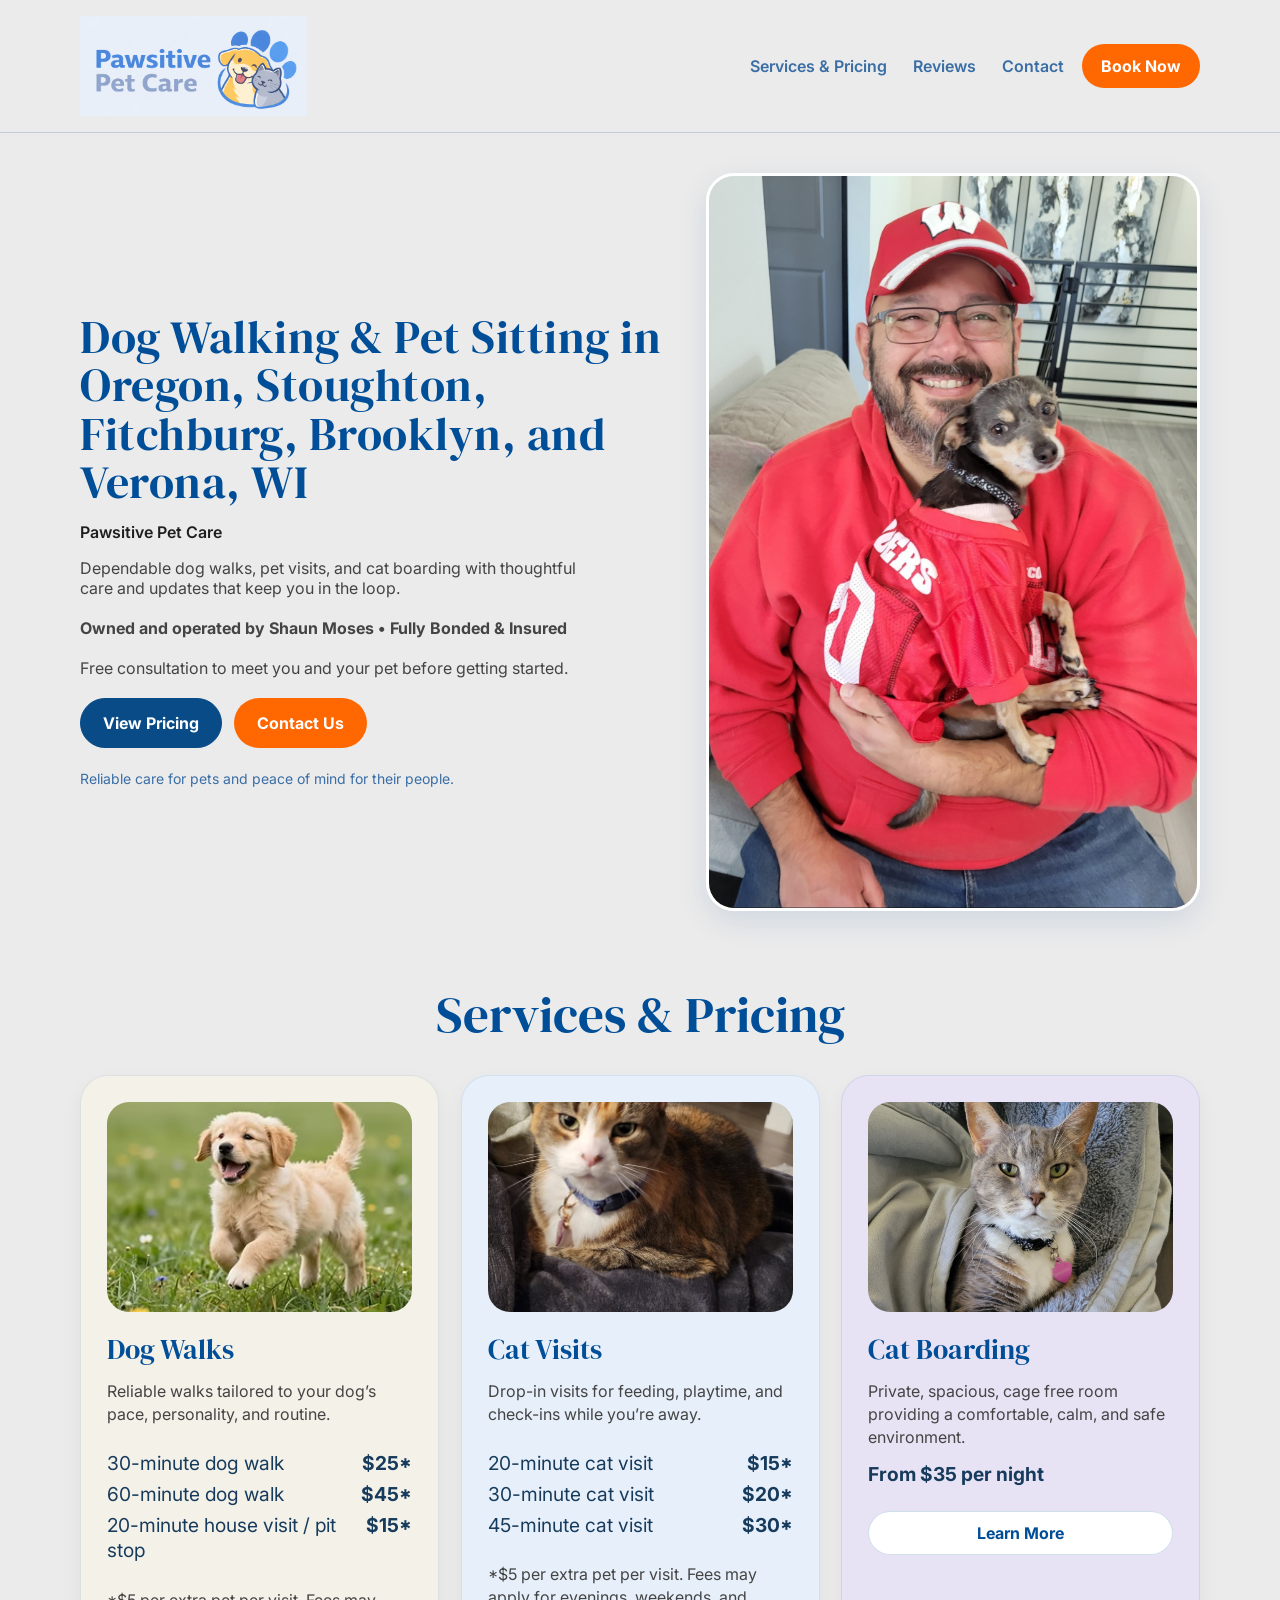
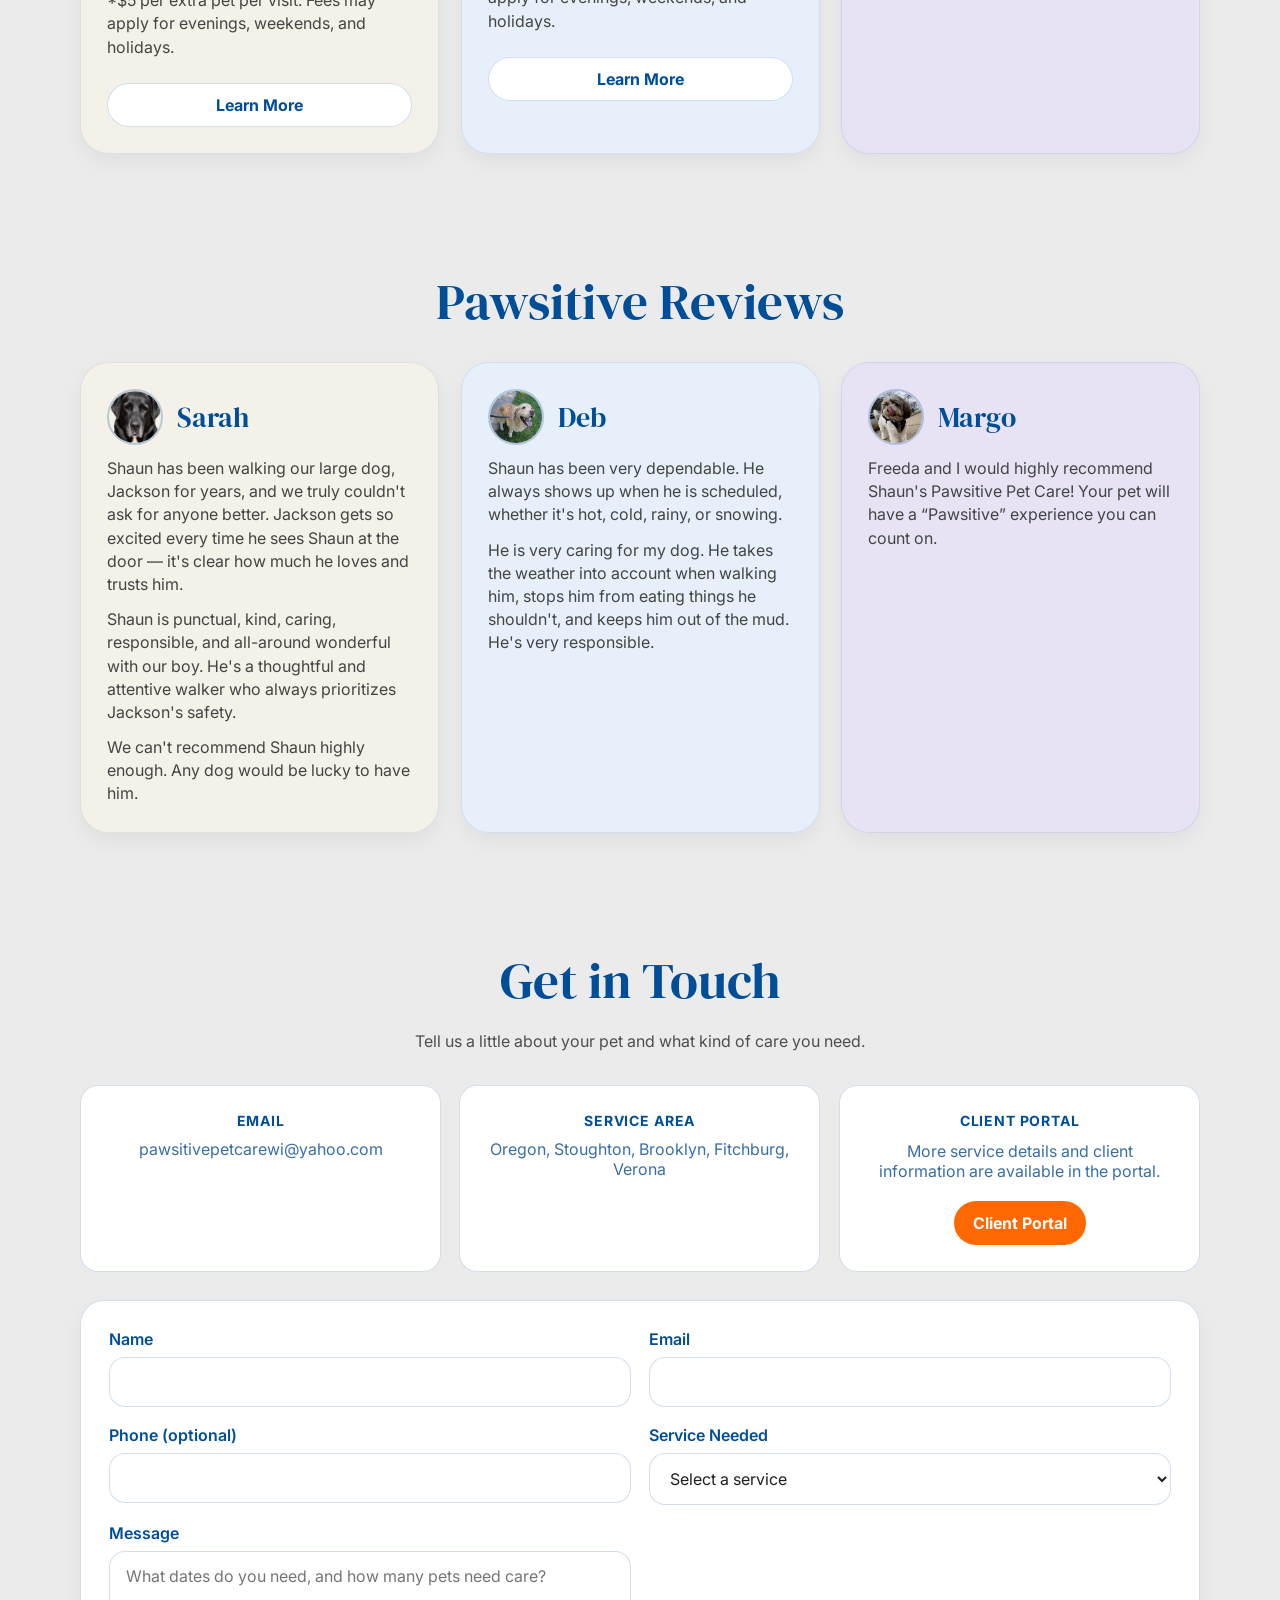
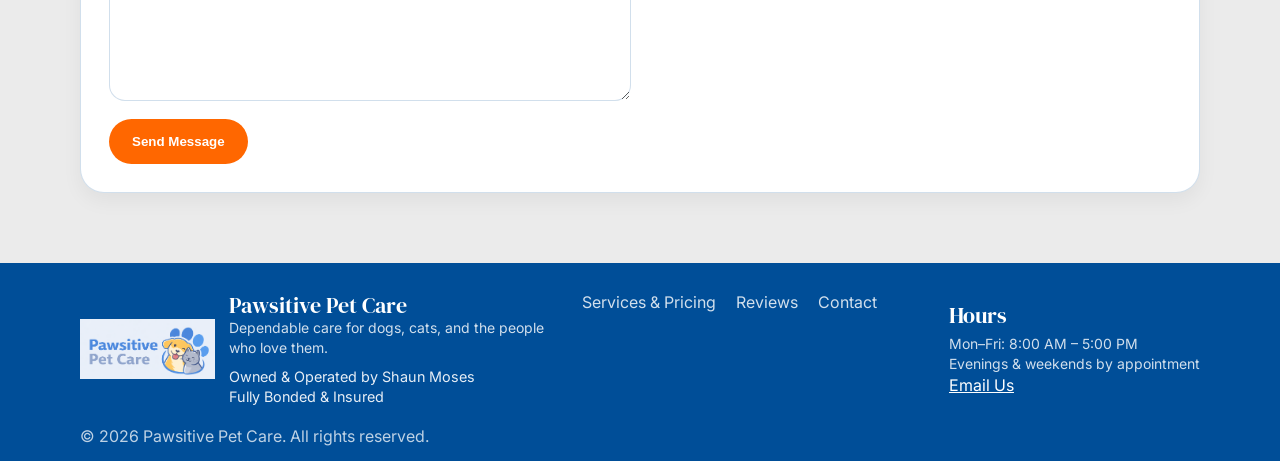
<file: index.html>
<!doctype html>
<html lang="en" class="no-js">
<head>
  <!-- Google tag (gtag.js) -->
<script async src="https://www.googletagmanager.com/gtag/js?id=G-B3KC7XHPJF"></script>
<script>
  window.dataLayer = window.dataLayer || [];
  function gtag(){dataLayer.push(arguments);}
  gtag('js', new Date());

  gtag('config', 'G-B3KC7XHPJF');
</script>
  <meta charset="utf-8" />
  <meta name="viewport" content="width=device-width, initial-scale=1" />
  <meta name="description" content="Dog walking and pet sitting in Oregon, Stoughton, Fitchburg, Verona, and Brooklyn WI. Reliable in-home pet care, cat visits, and boarding. Free consultation available.">
  <title>Dog Walking & Pet Sitting in Oregon, Stoughton & Fitchburg WI | Pawsitive Pet Care</title>

  <script>
    window.BOOKING_URL = "https://www.timetopet.com/portal/pawsitivepetcarewi";
  </script>

  <meta name="description" content="Professional dog walks, pet visits, and cat boarding with dependable care and thoughtful updates." />

  <link rel="preconnect" href="https://fonts.googleapis.com">
  <link rel="preconnect" href="https://fonts.gstatic.com" crossorigin>
  <link href="https://fonts.googleapis.com/css2?family=DM+Serif+Display&family=Inter:wght@400;500;600&display=swap" rel="stylesheet">

  <link rel="stylesheet" href="https://cdnjs.cloudflare.com/ajax/libs/font-awesome/6.5.0/css/all.min.css"/>
  <link rel="stylesheet" href="css/style.css" />
  <link rel="icon" href="/favicon.ico" sizes="any">

  <link rel="icon" type="image/png" sizes="16x16" href="/favicon-16x16.png">
  <link rel="icon" type="image/png" sizes="32x32" href="/favicon-32x32.png">
  <link rel="icon" type="image/png" sizes="192x192" href="/android-chrome-192x192.png">
  <link rel="icon" type="image/png" sizes="512x512" href="/android-chrome-512x512.png">
  <link rel="apple-touch-icon" href="/apple-touch-icon.png">

  <style>
    .hero .hero-cta, .hero-cta {
      display: flex;
      flex-wrap: wrap;
      justify-content: flex-start;
      gap: 12px;
    }

    .hero-cta .btn.pricing-button {
      background: #084b87;
      border-color: #084b87;
      color: #fff;
    }

    .hero-cta .btn.pricing-button:hover {
      background: #063764;
      border-color: #063764;
    }

    #services .price-list, .service-pricing .price-list {
      list-style: none;
      padding: 0;
      margin: 0.65rem 0;
    }

    .price-list li {
      display: flex;
      align-items: baseline;
      justify-content: space-between;
      gap: 0.6rem;
      padding: 0.15rem 0;
    }

    .price-list strong {
      white-space: nowrap;
    }

    #services .price-list, #services .nightly-rate,
    .service-pricing .price-list, .service-pricing .nightly-rate {
      font-size: 1.2rem;
      line-height: 1.35;
      color: #173b5c;
    }

    .message-pricing-row .service-pricing:not(:empty) {
      align-self: start;
      min-width: 0;
      padding: 15px 18px;
      border: 1px solid #c8dcef;
      border-radius: 16px;
      background: #edf5fc;
    }

    .service-pricing h3, .service-pricing .pricing-note {
      margin: 0;
    }

    @media (min-width: 701px) {
      .contact-form .message-pricing-row {
        display: grid;
        grid-template-columns: repeat(2, minmax(0, 1fr));
        gap: 18px;
      }
    }

    @media (max-width: 700px) {
      .contact-form .message-pricing-row {
        display: grid;
        grid-template-columns: minmax(0, 1fr);
      }

      .message-pricing-row .service-pricing:not(:empty) {
        grid-row: 1;
        margin-bottom: 12px;
      }
    }
  </style>
</head>

<body>

  <!-- ================= NAV ================= -->
  <header class="site-header">
    <div class="container nav">
      <a class="brand" href="#hero" aria-label="Home">
        <img src="assets/logo4.png" alt="Logo" class="logo" />
      </a>

      <nav class="nav-links">
        <a href="#services">Services &amp; Pricing</a>
        <a href="#reviews">Reviews</a>
        <a href="#contact">Contact</a>
      </nav>

      <div class="nav-actions">
        <a class="btn btn-primary" href="https://www.timetopet.com/portal/pawsitivepetcarewi" target="_blank">
          Book Now
        </a>
      </div>

      <button class="hamburger" id="hamburger" aria-label="Open menu" aria-expanded="false">
        <span></span><span></span><span></span>
      </button>
    </div>

    <div class="mobile-menu container" id="mobileMenu" hidden>
      <a href="#services">Services &amp; Pricing</a>
      <a href="#reviews">Reviews</a>
      <a href="#contact">Contact</a>
      <a class="btn btn-primary" href="https://www.timetopet.com/portal/pawsitivepetcarewi" target="_blank">
        Book Now
      </a>
    </div>
  </header>

  <!-- ================= HERO ================= -->
  <section class="hero" id="hero">
    <div class="container hero-grid">

      <div class="hero-copy">
        <h1 class="hero-animate delay-1">
          <h1 class="hero-animate delay-1">
            Dog Walking & Pet&nbsp;Sitting in Oregon, Stoughton, Fitchburg, Brooklyn, and Verona,&nbsp;WI
          </h1>
        </h1>
        <p class="hero-animate delay-2" style="font-weight:600; margin-top:10px;">
          Pawsitive Pet Care
        </p>
        <p class="hero-sub hero-animate delay-2">
          Dependable dog walks, pet visits, and cat boarding with thoughtful care and updates that keep you in the loop.
          <br><br>
          <strong>Owned and operated by Shaun Moses • Fully Bonded & Insured</strong>
          <br><br>
          Free consultation to meet you and your pet before getting started.
        </p>
        <div class="hero-cta hero-animate delay-3">
          <a class="btn btn-primary btn-lg pricing-button" href="#services">
            View Pricing
          </a>
          <a class="btn btn-primary btn-lg" href="#contact" id="bookHeroBtn">
            Contact Us
          </a>
        </div>

        <p class="trust hero-animate delay-3">
          Reliable care for pets and peace of mind for their people.
        </p>
      </div>

      <div class="hero-media reveal reveal--right">
        <img src="assets/hero1.jpg" alt="Happy dog being cared for" />
      </div>

    </div>
  </section>

  <!-- ================= SERVICES ================= -->
  <section class="section" id="services">
    <div class="container">

      <h2 class="section-title reveal">Services &amp; Pricing</h2>

      <div class="card-grid card-grid-3">

        <article class="card pastel-green reveal reveal--left">
          <img src="assets/services1.jpg" alt="dog walking in Oregon WI" class="card-img" />
          <h3>Dog Walks</h3>
          <p>Reliable walks tailored to your dog’s pace, personality, and routine.</p>
          <ul class="price-list" id="dog-walks-rates">
            <li><span>30-minute dog walk</span><strong>$25*</strong></li>
            <li><span>60-minute dog walk</span><strong>$45*</strong></li>
            <li><span>20-minute house visit / pit stop</span><strong>$15*</strong></li>
          </ul>
          <p class="pricing-note">
            *$5 per extra pet per visit. Fees may apply for evenings, weekends, and holidays.
          </p>
          <a class="btn" href="/dog-walking.html" style="margin-top:12px;">
            Learn More
          </a>
        </article>

        <article class="card pastel-blue reveal">
          <img src="assets/services2.jpg" alt="pet sitting in Stoughton WI" class="card-img" />
          <h3>Cat Visits</h3>
          <p>Drop-in visits for feeding, playtime, and check-ins while you’re away.</p>
          <ul class="price-list" id="cat-visits-rates">
            <li><span>20-minute cat visit</span><strong>$15*</strong></li>
            <li><span>30-minute cat visit</span><strong>$20*</strong></li>
            <li><span>45-minute cat visit</span><strong>$30*</strong></li>
          </ul>
          <p class="pricing-note">
            *$5 per extra pet per visit. Fees may apply for evenings, weekends, and holidays.
          </p>
          <a class="btn" href="/cat-visits.html" style="margin-top:12px;">
            Learn More
          </a>
        </article>

        <article class="card pastel-lavender reveal reveal--right">
          <img src="assets/services3.jpg" alt="cat care in Fitchburg WI" class="card-img" />
          <h3>Cat Boarding</h3>
          <p>Private, spacious, cage free room providing a comfortable, calm, and safe environment.</p>
          <p class="nightly-rate" id="cat-boarding-rates"><strong>From $35 per night</strong></p>
          <a class="btn" href="/cat-boarding.html" style="margin-top:12px;">
            Learn More
          </a>
        </article>

      </div>
    </div>
  </section>

  <!-- ================= REVIEWS ================= -->
  <section class="section" id="reviews">
    <div class="container">

      <h2 class="section-title reveal">Pawsitive Reviews</h2>
      <!-- Elfsight Google Reviews | Pawsitive Pet Care -->
      <script src="https://elfsightcdn.com/platform.js" async></script>
      <div class="elfsight-app-319a8364-5300-479b-aa26-5e424eefd7b3" data-elfsight-app-lazy></div>
      <div class="card-grid card-grid-3">

        <article class="card pastel-green review reveal reveal--left">
          <div class="review-head">
            <img src="assets/review1.png" alt="Sarah" class="avatar" />
            <h3>Sarah</h3>
          </div>
          <p class="review-text">
            Shaun has been walking our large dog, Jackson for years, and we truly couldn't ask for anyone better. Jackson gets so excited every time he sees Shaun at the door — it's clear how much he loves and trusts him.
          </p>
          <p>
            Shaun is punctual, kind, caring, responsible, and all-around wonderful with our boy. He's a thoughtful and attentive walker who always prioritizes Jackson's safety.
          </p>
          <p>
            We can't recommend Shaun highly enough. Any dog would be lucky to have him.
          </p>
        </article>

        <article class="card pastel-blue review reveal">
          <div class="review-head">
            <img src="assets/review3.png" alt="Deb" class="avatar" />
            <h3>Deb</h3>
          </div>
          <p class="review-text">
            Shaun has been very dependable. He always shows up when he is scheduled, whether it's hot, cold, rainy, or snowing.
          </p>
          <p>
            He is very caring for my dog. He takes the weather into account when walking him, stops him from eating things he shouldn't, and keeps him out of the mud. He's very responsible.
          </p>
        </article>

        <article class="card pastel-lavender review reveal reveal--right">
          <div class="review-head">
            <img src="assets/review4.jpeg" alt="Margo" class="avatar" />
            <h3>Margo</h3>
          </div>
          <p class="review-text">
            Freeda and I would highly recommend Shaun's Pawsitive Pet Care! Your pet will have a “Pawsitive” experience you can count on.
          </p>
        </article>

      </div>
    </div>
  </section>

  <!-- ================= CONTACT ================= -->
  <section class="section section-book" id="contact">
    <div class="container">

      <h2 class="section-title reveal">Get in Touch</h2>

      <p class="section-subtitle reveal" style="--delay: 80ms;">
        Tell us a little about your pet and what kind of care you need.
      </p>

      <div class="contact-grid">

        <div class="contact-tile reveal reveal--left" style="--delay: 120ms;">
          <h3>EMAIL</h3>
          <a href="mailto:pawsitivepetcarewi@yahoo.com">
            pawsitivepetcarewi@yahoo.com
          </a>
        </div>

        <div class="contact-tile reveal" style="--delay: 200ms;">
          <h3>SERVICE AREA</h3>
          <p>Oregon, Stoughton, Brooklyn, Fitchburg, Verona</p>
        </div>

        <div class="contact-tile reveal reveal--right" style="--delay: 280ms;">
          <h3>CLIENT PORTAL</h3>
          <p style="margin-top: 12px;">
            More service details and client information are available in the portal.
          </p>
          <br/>
          <a class="btn btn-primary" href="https://www.timetopet.com/portal/pawsitivepetcarewi" target="_blank">
           Client Portal
          </a>
        </div>

      </div>

      <form
        class="contact-form reveal"
        style="--delay: 340ms;"
        action="https://formspree.io/f/mwvrdqrl"
        method="POST"
      >
        <div class="form-row">
          <div class="form-field">
            <label for="name">Name</label>
            <input type="text" id="name" name="name" required />
          </div>

          <div class="form-field">
            <label for="email">Email</label>
            <input type="email" id="email" name="email" required />
          </div>
        </div>

        <div class="form-row">
          <div class="form-field">
            <label for="phone">Phone (optional)</label>
            <input type="text" id="phone" name="phone" />
          </div>

          <div class="form-field">
            <label for="service">Service Needed</label>
            <select id="service" name="service" aria-describedby="service-pricing" required>
              <option value="">Select a service</option>
              <option data-rates="dog-walks-rates">Dog Walks</option>
              <option value="Pet Visits" data-rates="cat-visits-rates">Cat Visits</option>
              <option data-rates="cat-boarding-rates">Cat Boarding</option>
              <option>Other</option>
            </select>
          </div>
        </div>

        <div class="form-row message-pricing-row">
          <div class="form-field message-field">
            <label for="message">Message</label>
            <textarea
              id="message"
              name="message"
              rows="6"
              placeholder="What dates do you need, and how many pets need care?"
              required
            ></textarea>
          </div>
          <div class="service-pricing" id="service-pricing" role="status" aria-atomic="true"></div>
        </div>

        <button type="submit" class="btn btn-primary btn-lg">Send Message</button>
      </form>
    </div>
  </section>

  <!-- ================= FOOTER ================= -->
 <footer class="footer">
  <div class="container footer-grid">

    <!-- Brand -->
    <div class="footer-brand">
      <img src="assets/logo4.png" alt="Pawsitive Pet Care logo" class="logo small" />
      <div>
        <div class="footer-title">Pawsitive Pet Care</div>
        <div class="footer-tagline">
          Dependable care for dogs, cats, and the people who love them.
        </div>
        <div class="footer-owner">
          Owned &amp; Operated by Shaun Moses<br>
          Fully Bonded &amp; Insured
        </div>
      </div>
    </div>

    <!-- Links -->
    <div class="footer-links">
      <a href="#services">Services &amp; Pricing</a>
      <a href="#reviews">Reviews</a>
      <a href="#contact">Contact</a>
    </div>

    <!-- Hours -->
    <div class="footer-hours">
      <div class="footer-title">Hours</div>
      <div class="footer-tagline">
        Mon–Fri: 8:00 AM – 5:00 PM<br />
        Evenings &amp; weekends by appointment
      </div>

      <!-- Optional email link (recommended over icon) -->
      <a href="mailto:pawsitivepetcarewi@yahoo.com" class="footer-email">
        Email Us
      </a>
    </div>

  </div>

  <div class="container footer-bottom">
    <p>&copy; 2026 Pawsitive Pet Care. All rights reserved.</p>
  </div>
</footer>

  <script>
    document.documentElement.classList.remove('no-js');

    const serviceSelect = document.getElementById('service');
    const servicePricing = document.getElementById('service-pricing');

    function updateServicePricing() {
      const selected = serviceSelect.selectedOptions[0];
      const rateId = selected?.dataset.rates;
      servicePricing.replaceChildren();

      if (!rateId) return;

      const originalRates = document.getElementById(rateId);
      const rates = originalRates.cloneNode(true);
      rates.removeAttribute('id');

      const heading = document.createElement('h3');
      heading.textContent = selected.textContent + ' Pricing';
      servicePricing.append(heading, rates);

      const feeNote = originalRates.closest('article').querySelector('.pricing-note');
      if (feeNote) servicePricing.append(feeNote.cloneNode(true));
    }

    serviceSelect.addEventListener('change', updateServicePricing);
    window.addEventListener('pageshow', updateServicePricing);
    updateServicePricing();


    const hamburger = document.getElementById('hamburger');
    const mobileMenu = document.getElementById('mobileMenu');

    if (hamburger && mobileMenu) {
      hamburger.addEventListener('click', () => {
        const isOpen = !mobileMenu.hasAttribute('hidden');
        if (isOpen) {
          mobileMenu.setAttribute('hidden', '');
          hamburger.setAttribute('aria-expanded', 'false');
        } else {
          mobileMenu.removeAttribute('hidden');
          hamburger.setAttribute('aria-expanded', 'true');
        }
      });
    }

    const revealItems = document.querySelectorAll('.reveal');
    const observer = new IntersectionObserver((entries) => {
      entries.forEach((entry) => {
        if (entry.isIntersecting) {
          entry.target.classList.add('is-visible');
          observer.unobserve(entry.target);
        }
      });
    }, { threshold: 0.12 });

    revealItems.forEach((item) => observer.observe(item));
  </script>
<script>
  (() => {
    const reviews = document.getElementById('reviews');
    if (!reviews) return;

    const badgeSelector =
      'a[href^="https://elfsight.com/google-reviews-widget/"][href*="utm_campaign=free-widget"]';

    function hideBadge(root) {
      for (const badge of root.querySelectorAll(badgeSelector)) {
        if (badge.style.getPropertyValue('display') !== 'none' ||
            badge.style.getPropertyPriority('display') !== 'important') {
          badge.style.setProperty('display', 'none', 'important');
        }
      }

      for (const element of root.querySelectorAll('*')) {
        if (element.shadowRoot) hideBadge(element.shadowRoot);
      }
    }

    hideBadge(reviews);
    window.setInterval(() => hideBadge(reviews), 1000);
  })();
</script>

</body>
</html>
</file>
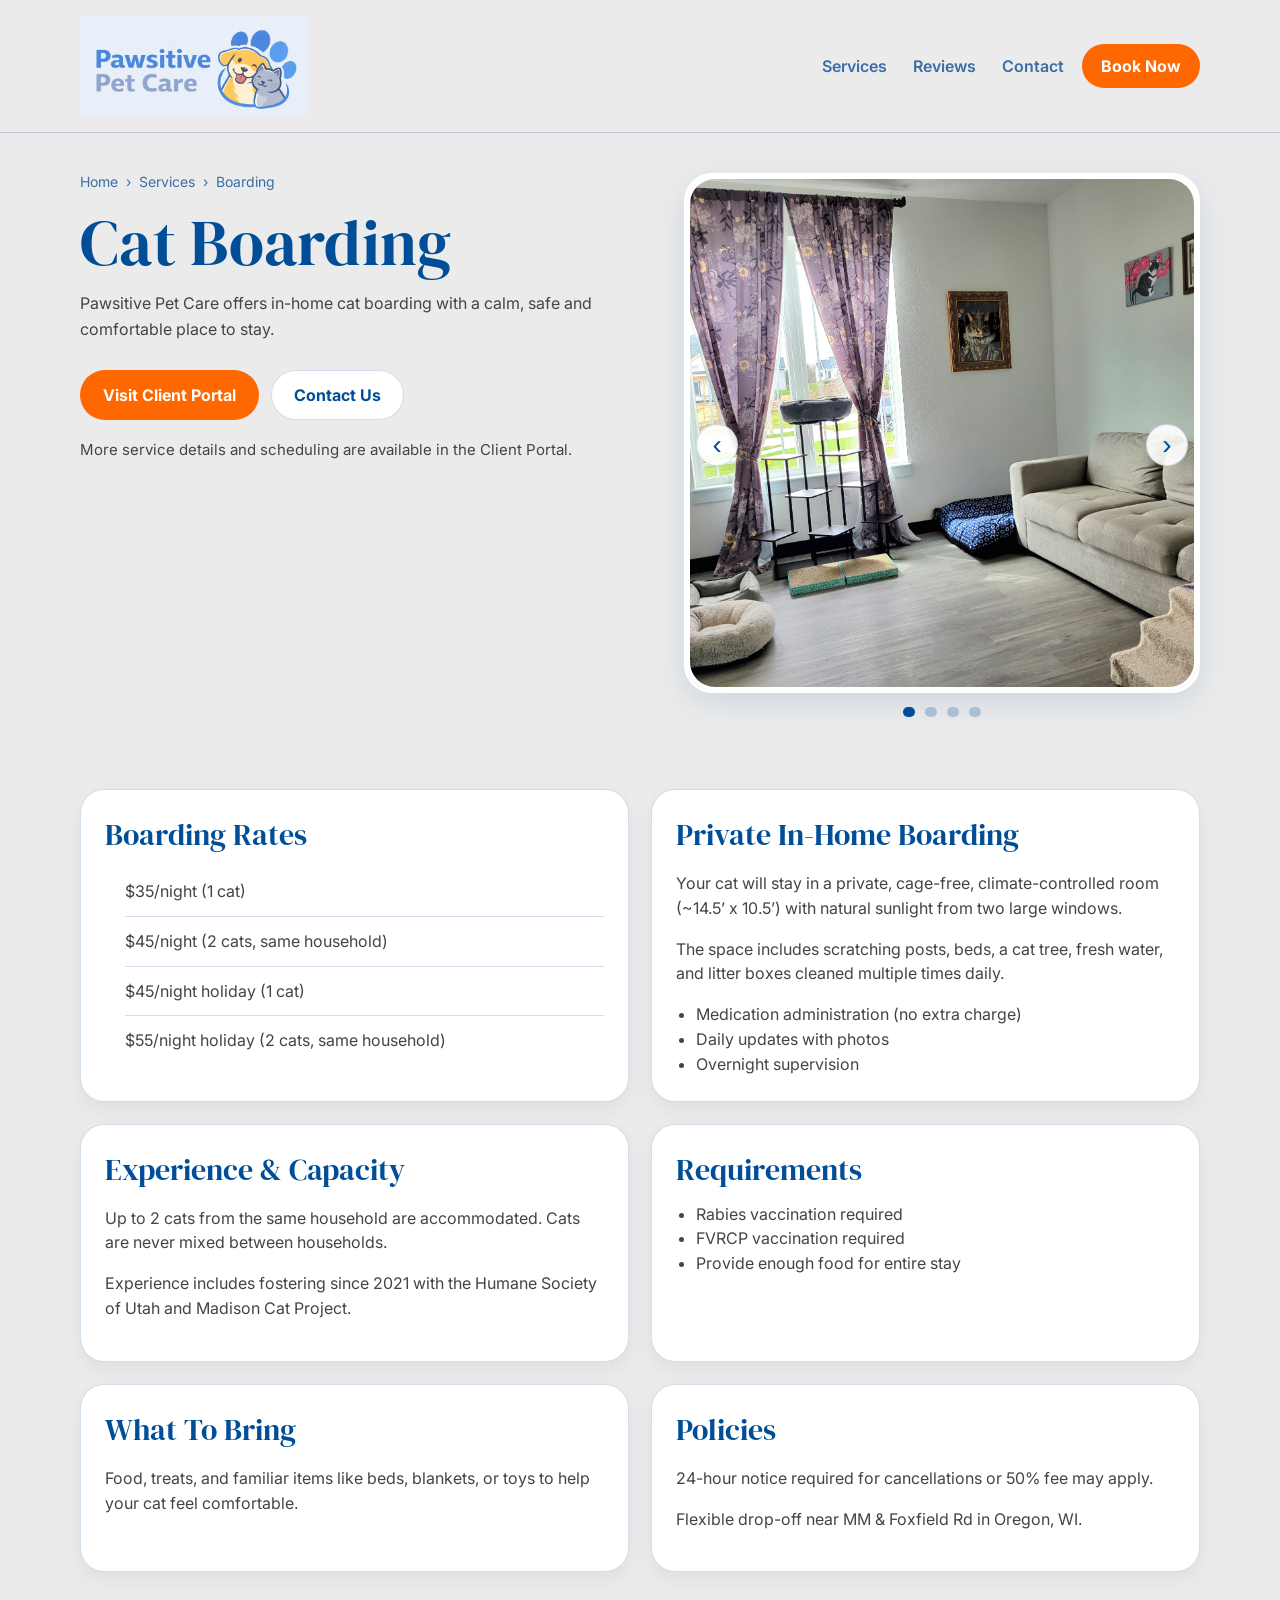
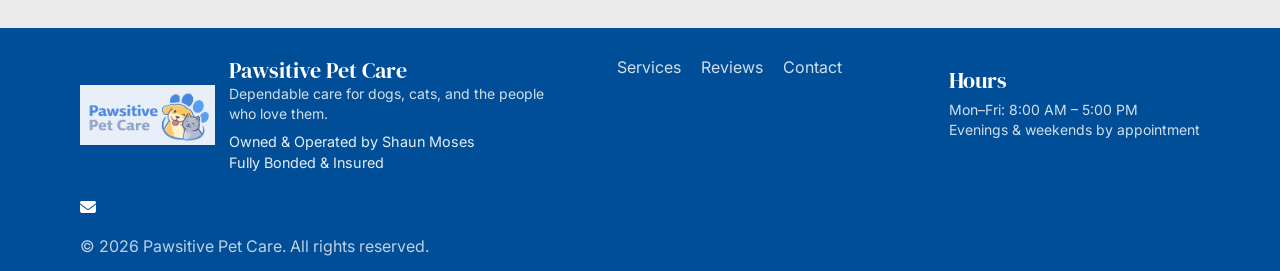
<file: cat-boarding.html>
<!doctype html>
<html lang="en" class="no-js">
<head>
  <!-- Google tag (gtag.js) -->
<script async src="https://www.googletagmanager.com/gtag/js?id=G-B3KC7XHPJF"></script>
<script>
  window.dataLayer = window.dataLayer || [];
  function gtag(){dataLayer.push(arguments);}
  gtag('js', new Date());

  gtag('config', 'G-B3KC7XHPJF');
</script>
  <meta charset="utf-8" />
  <meta name="viewport" content="width=device-width, initial-scale=1" />
  <title>Boarding & Boarding | Pawsitive Pet Care</title>

  <script>
    window.BOOKING_URL = "https://www.timetopet.com/portal/pawsitivepetcarewi";
  </script>

  <meta name="description" content="Cat visits and in-home cat boarding in Oregon, WI. Private, cage-free boarding rooms with attentive care, daily updates, and flexible scheduling." />

  <link rel="preconnect" href="https://fonts.googleapis.com">
  <link rel="preconnect" href="https://fonts.gstatic.com" crossorigin>
  <link href="https://fonts.googleapis.com/css2?family=DM+Serif+Display&family=Inter:wght@400;500;600&display=swap" rel="stylesheet">

  <link rel="stylesheet" href="https://cdnjs.cloudflare.com/ajax/libs/font-awesome/6.5.0/css/all.min.css"/>
  <link rel="stylesheet" href="css/style.css" />
  <link rel="stylesheet" href="css/service-page.css" />
</head>

<body>

  <!-- HEADER -->
  <header class="site-header">
    <div class="container nav">
      <a class="brand" href="/index.html#hero">
        <img src="assets/logo4.png" class="logo" />
      </a>

      <nav class="nav-links">
        <a href="/index.html#services">Services</a>
        <a href="/index.html#reviews">Reviews</a>
        <a href="/index.html#contact">Contact</a>
      </nav>

      <div class="nav-actions">
        <a class="btn btn-primary" href="https://www.timetopet.com/portal/pawsitivepetcarewi" target="_blank">
          Book Now
        </a>
      </div>
    </div>
  </header>

  <!-- HERO -->
  <section class="page-hero">
    <div class="container service-page-grid">

      <div class="service-page-copy">
        <nav class="breadcrumb">
          <a href="/index.html">Home</a>
          <span>›</span>
          <a href="/index.html#services">Services</a>
          <span>›</span>
          <span>Boarding</span>
        </nav>

        <h1>Cat Boarding</h1>

        <p>
          Pawsitive Pet Care offers in-home cat boarding with a calm, safe and comfortable place to stay.
        </p>

        <div class="page-cta">
          <a class="btn btn-primary btn-lg" href="https://www.timetopet.com/portal/pawsitivepetcarewi" target="_blank">
            Visit Client Portal
          </a>
          <a class="btn btn-lg" href="/index.html#contact">
            Contact Us
          </a>
        </div>

        <p class="page-note">
          More service details and scheduling are available in the Client Portal.
        </p>
      </div>

      <div class="service-page-media">
  <div class="service-slider" id="catBoardingSlider">
    <div class="service-slides">
      <img src="assets/boarding1.jpg" alt="Private cat boarding room at Pawsitive Pet Care" class="slide active" />
      <img src="assets/boarding2.jpg" alt="Cat boarding setup with comfortable private space" class="slide" />
      <img src="assets/boarding3.jpg" alt="Cat boarding room with climbing and resting areas" class="slide" />
      <img src="assets/boarding4.jpg" alt="Safe in-home boarding environment for cats" class="slide" />
    </div>

    <button class="slider-btn prev" type="button" aria-label="Previous image">‹</button>
    <button class="slider-btn next" type="button" aria-label="Next image">›</button>

    <div class="slider-dots" aria-label="Gallery navigation">
      <button class="dot active" type="button" aria-label="Show image 1"></button>
      <button class="dot" type="button" aria-label="Show image 2"></button>
      <button class="dot" type="button" aria-label="Show image 3"></button>
      <button class="dot" type="button" aria-label="Show image 4"></button>
    </div>
  </div>
</div>

    </div>
  </section>

  <!-- DETAILS -->
  <section class="section" style="padding-top: 24px;">
    <div class="container">

      <div class="detail-grid">

        <article class="detail-card">
          <h2>Boarding Rates</h2>
          <ul class="price-list">
            <li>$35/night (1 cat)</li>
            <li>$45/night (2 cats, same household)</li>
            <li>$45/night holiday (1 cat)</li>
            <li>$55/night holiday (2 cats, same household)</li>
          </ul>
        </article>

        <article class="detail-card">
          <h2>Private In-Home Boarding</h2>
          <p>
            Your cat will stay in a private, cage-free, climate-controlled room (~14.5’ x 10.5’) with natural sunlight from two large windows.
          </p>
          <p>
            The space includes scratching posts, beds, a cat tree, fresh water, and litter boxes cleaned multiple times daily.
          </p>
          <ul>
            <li>Medication administration (no extra charge)</li>
            <li>Daily updates with photos</li>
            <li>Overnight supervision</li>
          </ul>
        </article>

        <article class="detail-card">
          <h2>Experience & Capacity</h2>
          <p>
            Up to 2 cats from the same household are accommodated. Cats are never mixed between households.
          </p>
          <p>
            Experience includes fostering since 2021 with the Humane Society of Utah and Madison Cat Project.
          </p>
        </article>

        <article class="detail-card">
          <h2>Requirements</h2>
          <ul>
            <li>Rabies vaccination required</li>
            <li>FVRCP vaccination required</li>
            <li>Provide enough food for entire stay</li>
          </ul>
        </article>

        <article class="detail-card">
          <h2>What To Bring</h2>
          <p>
            Food, treats, and familiar items like beds, blankets, or toys to help your cat feel comfortable.
          </p>
        </article>

        <article class="detail-card">
          <h2>Policies</h2>
          <p>
            24-hour notice required for cancellations or 50% fee may apply.
          </p>
          <p>
            Flexible drop-off near MM & Foxfield Rd in Oregon, WI.
          </p>
        </article>

      </div>

    </div>
  </section>

  <!-- FOOTER -->
  <footer class="footer">
  <div class="container footer-grid">

    <div class="footer-brand">
      <img src="assets/logo4.png" alt="Logo" class="logo small" />
      <div>
        <div class="footer-title">Pawsitive Pet Care</div>
        <div class="footer-tagline">
          Dependable care for dogs, cats, and the people who love them.
        </div>
        <div class="footer-owner">
          Owned &amp; Operated by Shaun Moses<br>
          Fully Bonded &amp; Insured
        </div>
      </div>
    </div>

    <div class="footer-links">
      <a href="#services">Services</a>
      <a href="#reviews">Reviews</a>
      <a href="#contact">Contact</a>
    </div>

    <div class="footer-hours">
      <div class="footer-title">Hours</div>
      <div class="footer-tagline">
        Mon–Fri: 8:00 AM – 5:00 PM<br />
        Evenings &amp; weekends by appointment
      </div>
    </div>

    <div class="footer-social">
      <a href="mailto:pawsitivepetcarewi@yahoo.com" aria-label="Email">
        <i class="fa-solid fa-envelope"></i>
      </a>
    </div>

  </div>

  <div class="container footer-bottom">
    <p>&copy; 2026 Pawsitive Pet Care. All rights reserved.</p>
  </div>
</footer>
<script>
  const slider = document.getElementById('catBoardingSlider');

  if (slider) {
    const slides = slider.querySelectorAll('.slide');
    const dots = slider.querySelectorAll('.dot');
    const prevBtn = slider.querySelector('.prev');
    const nextBtn = slider.querySelector('.next');
    let currentIndex = 0;
    let autoRotate;

    function showSlide(index) {
      slides.forEach((slide, i) => {
        slide.classList.toggle('active', i === index);
      });

      dots.forEach((dot, i) => {
        dot.classList.toggle('active', i === index);
      });

      currentIndex = index;
    }

    function nextSlide() {
      const nextIndex = (currentIndex + 1) % slides.length;
      showSlide(nextIndex);
    }

    function prevSlideFn() {
      const prevIndex = (currentIndex - 1 + slides.length) % slides.length;
      showSlide(prevIndex);
    }

    function startAutoRotate() {
      autoRotate = setInterval(nextSlide, 4000);
    }

    function resetAutoRotate() {
      clearInterval(autoRotate);
      startAutoRotate();
    }

    nextBtn.addEventListener('click', () => {
      nextSlide();
      resetAutoRotate();
    });

    prevBtn.addEventListener('click', () => {
      prevSlideFn();
      resetAutoRotate();
    });

    dots.forEach((dot, index) => {
      dot.addEventListener('click', () => {
        showSlide(index);
        resetAutoRotate();
      });
    });

    showSlide(0);
    startAutoRotate();
  }
</script>
</body>
</html>
</file>
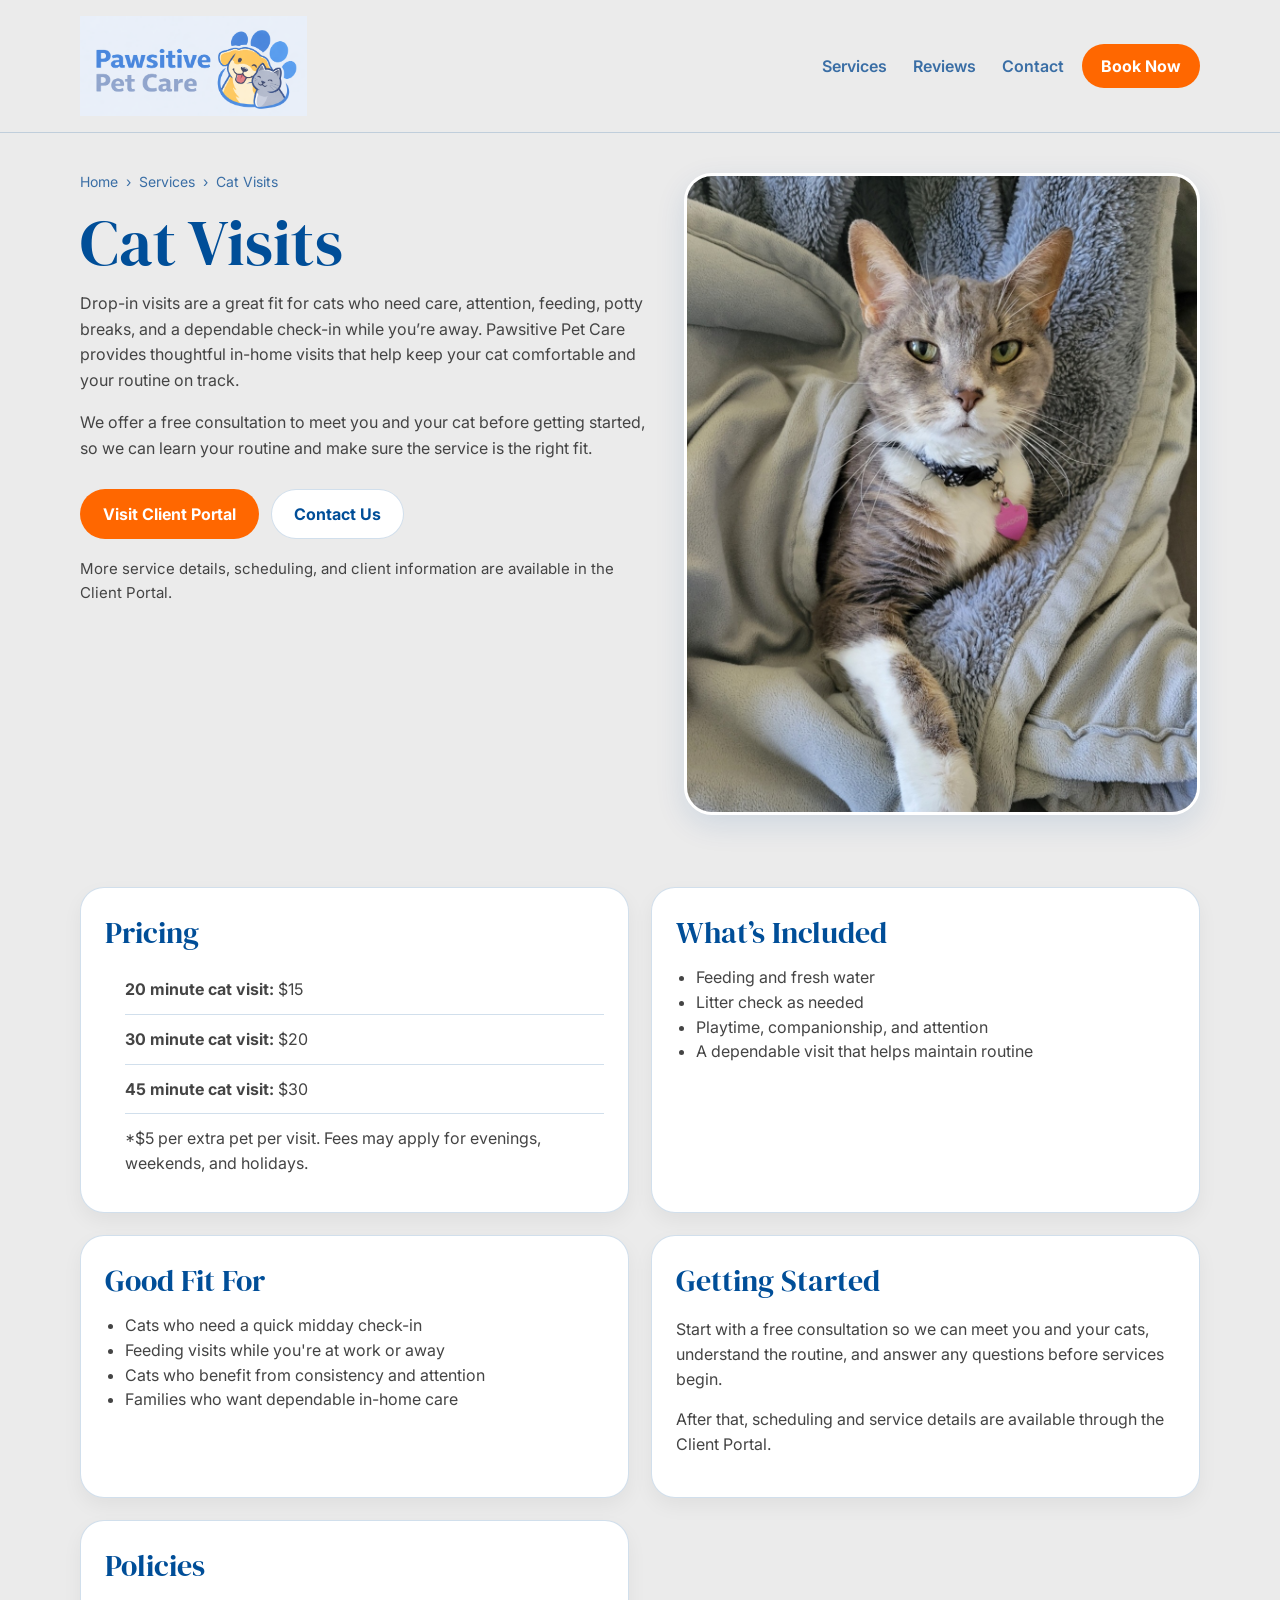
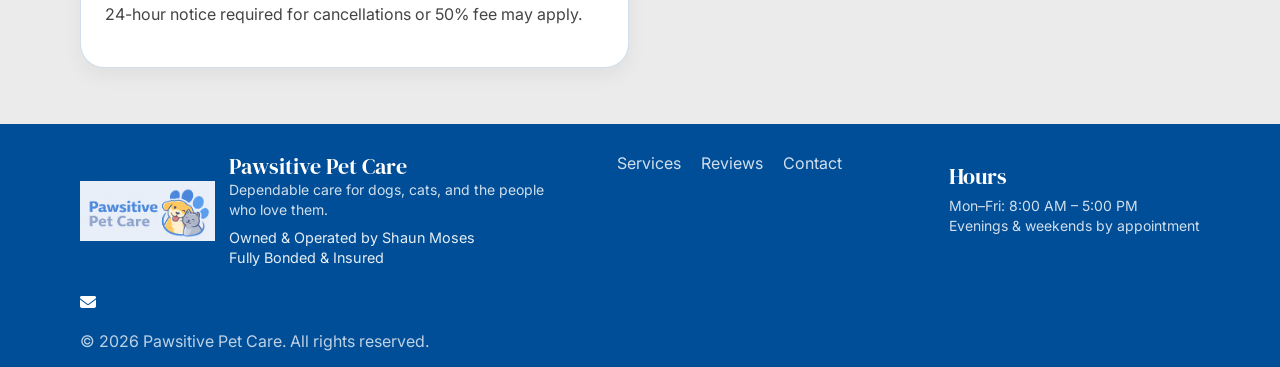
<file: cat-visits.html>
<!doctype html>
<html lang="en" class="no-js">
<head>
  <!-- Google tag (gtag.js) -->
<script async src="https://www.googletagmanager.com/gtag/js?id=G-B3KC7XHPJF"></script>
<script>
  window.dataLayer = window.dataLayer || [];
  function gtag(){dataLayer.push(arguments);}
  gtag('js', new Date());

  gtag('config', 'G-B3KC7XHPJF');
</script>
  <meta charset="utf-8" />
  <meta name="viewport" content="width=device-width, initial-scale=1" />
  <title>Cat Visits | Pawsitive Pet Care</title>

  <script>
    window.BOOKING_URL = "https://www.timetopet.com/portal/pawsitivepetcarewi";
  </script>

  <meta name="description" content="Drop-in cat visits from Pawsitive Pet Care include feeding, litter box cleaning, playtime, and dependable check-ins while you're away." />

  <link rel="preconnect" href="https://fonts.googleapis.com">
  <link rel="preconnect" href="https://fonts.gstatic.com" crossorigin>
  <link href="https://fonts.googleapis.com/css2?family=DM+Serif+Display&family=Inter:wght@400;500;600&display=swap" rel="stylesheet">

  <link rel="stylesheet" href="https://cdnjs.cloudflare.com/ajax/libs/font-awesome/6.5.0/css/all.min.css"/>
  <link rel="stylesheet" href="css/style.css" />
  <link rel="stylesheet" href="css/service-page.css" />
</head>
<!-- Google tag (gtag.js) -->
<script async src="https://www.googletagmanager.com/gtag/js?id=G-B3KC7XHPJF"></script>
<script>
  window.dataLayer = window.dataLayer || [];
  function gtag(){dataLayer.push(arguments);}
  gtag('js', new Date());

  gtag('config', 'G-B3KC7XHPJF');
</script>
<body>

  <header class="site-header">
    <div class="container nav">
      <a class="brand" href="/index.html#hero" aria-label="Home">
        <img src="assets/logo4.png" alt="Logo" class="logo" />
      </a>

      <nav class="nav-links">
        <a href="/index.html#services">Services</a>
        <a href="/index.html#reviews">Reviews</a>
        <a href="/index.html#contact">Contact</a>
      </nav>

      <div class="nav-actions">
        <a class="btn btn-primary" href="https://www.timetopet.com/portal/pawsitivepetcarewi" target="_blank">
          Book Now
        </a>
      </div>

      <button class="hamburger" id="hamburger" aria-label="Open menu" aria-expanded="false">
        <span></span><span></span><span></span>
      </button>
    </div>

    <div class="mobile-menu container" id="mobileMenu" hidden>
      <a href="/index.html#services">Services</a>
      <a href="/index.html#reviews">Reviews</a>
      <a href="/index.html#contact">Contact</a>
      <a class="btn btn-primary" href="https://www.timetopet.com/portal/pawsitivepetcarewi" target="_blank">
        Book Now
      </a>
    </div>
  </header>

  <section class="page-hero">
    <div class="container service-page-grid">

      <div class="service-page-copy">
        <nav aria-label="Breadcrumb" class="breadcrumb reveal">
          <a href="/index.html">Home</a>
          <span>›</span>
          <a href="/index.html#services">Services</a>
          <span>›</span>
          <span aria-current="page">Cat Visits</span>
        </nav>

        <h1 class="reveal">Cat Visits</h1>

        <p class="reveal" style="--delay: 80ms;">
          Drop-in visits are a great fit for cats who need care, attention, feeding, potty breaks, and a dependable check-in while you’re away. Pawsitive Pet Care provides thoughtful in-home visits that help keep your cat comfortable and your routine on track.
        </p>

        <p class="reveal" style="--delay: 140ms;">
          We offer a free consultation to meet you and your cat before getting started, so we can learn your routine and make sure the service is the right fit.
        </p>

        <div class="page-cta reveal" style="--delay: 200ms;">
          <a class="btn btn-primary btn-lg" href="https://www.timetopet.com/portal/pawsitivepetcarewi" target="_blank">
            Visit Client Portal
          </a>
          <a class="btn btn-lg" href="/index.html#contact">
            Contact Us
          </a>
        </div>

        <p class="page-note reveal" style="--delay: 260ms;">
          More service details, scheduling, and client information are available in the Client Portal.
        </p>
      </div>

      <div class="service-page-media reveal reveal--right">
        <img src="assets/service2.png" alt="Cat visit service from Pawsitive Pet Care" />
      </div>

    </div>
  </section>

  <section class="section" style="padding-top: 24px;">
    <div class="container">

      <div class="detail-grid">

        <article class="detail-card reveal reveal--left">
          <h2>Pricing</h2>
          <ul class="price-list">
            <li><strong>20 minute cat visit:</strong> $15</li>
            <li><strong>30 minute cat visit:</strong> $20</li>
            <li><strong>45 minute cat visit:</strong> $30</li>
            <li>*$5 per extra pet per visit. Fees may apply for evenings, weekends, and holidays.</li>
          </ul>
        </article>

        <article class="detail-card reveal reveal--right">
          <h2>What’s Included</h2>
          <ul>
            <li>Feeding and fresh water</li>
            <li>Litter check as needed</li>
            <li>Playtime, companionship, and attention</li>
            <li>A dependable visit that helps maintain routine</li>
          </ul>
        </article>

        <article class="detail-card reveal reveal--left">
          <h2>Good Fit For</h2>
          <ul>
            <li>Cats who need a quick midday check-in</li>
            <li>Feeding visits while you're at work or away</li>
            <li>Cats who benefit from consistency and attention</li>
            <li>Families who want dependable in-home care</li>
          </ul>
        </article>

        <article class="detail-card reveal reveal--right">
          <h2>Getting Started</h2>
          <p>
            Start with a free consultation so we can meet you and your cats, understand the routine, and answer any questions before services begin.
          </p>
          <p>
            After that, scheduling and service details are available through the Client Portal.
          </p>
        </article>
        <article class="detail-card">
          <h2>Policies</h2>
          <p>
            24-hour notice required for cancellations or 50% fee may apply.
          </p>
        </article>
      </div>

    </div>
  </section>

  <footer class="footer">
  <div class="container footer-grid">

    <div class="footer-brand">
      <img src="assets/logo4.png" alt="Logo" class="logo small" />
      <div>
        <div class="footer-title">Pawsitive Pet Care</div>
        <div class="footer-tagline">
          Dependable care for dogs, cats, and the people who love them.
        </div>
        <div class="footer-owner">
          Owned &amp; Operated by Shaun Moses<br>
          Fully Bonded &amp; Insured
        </div>
      </div>
    </div>

    <div class="footer-links">
      <a href="#services">Services</a>
      <a href="#reviews">Reviews</a>
      <a href="#contact">Contact</a>
    </div>

    <div class="footer-hours">
      <div class="footer-title">Hours</div>
      <div class="footer-tagline">
        Mon–Fri: 8:00 AM – 5:00 PM<br />
        Evenings &amp; weekends by appointment
      </div>
    </div>

    <div class="footer-social">
      <a href="mailto:pawsitivepetcarewi@yahoo.com" aria-label="Email">
        <i class="fa-solid fa-envelope"></i>
      </a>
    </div>

  </div>

  <div class="container footer-bottom">
    <p>&copy; 2026 Pawsitive Pet Care. All rights reserved.</p>
  </div>
</footer>

  <script>
    document.documentElement.classList.remove('no-js');

    const hamburger = document.getElementById('hamburger');
    const mobileMenu = document.getElementById('mobileMenu');

    if (hamburger && mobileMenu) {
      hamburger.addEventListener('click', () => {
        const isOpen = !mobileMenu.hasAttribute('hidden');
        if (isOpen) {
          mobileMenu.setAttribute('hidden', '');
          hamburger.setAttribute('aria-expanded', 'false');
        } else {
          mobileMenu.removeAttribute('hidden');
          hamburger.setAttribute('aria-expanded', 'true');
        }
      });
    }

    const revealItems = document.querySelectorAll('.reveal');
    const observer = new IntersectionObserver((entries) => {
      entries.forEach((entry) => {
        if (entry.isIntersecting) {
          entry.target.classList.add('is-visible');
          observer.unobserve(entry.target);
        }
      });
    }, { threshold: 0.12 });

    revealItems.forEach((item) => observer.observe(item));
  </script>

</body>
</html>
</file>
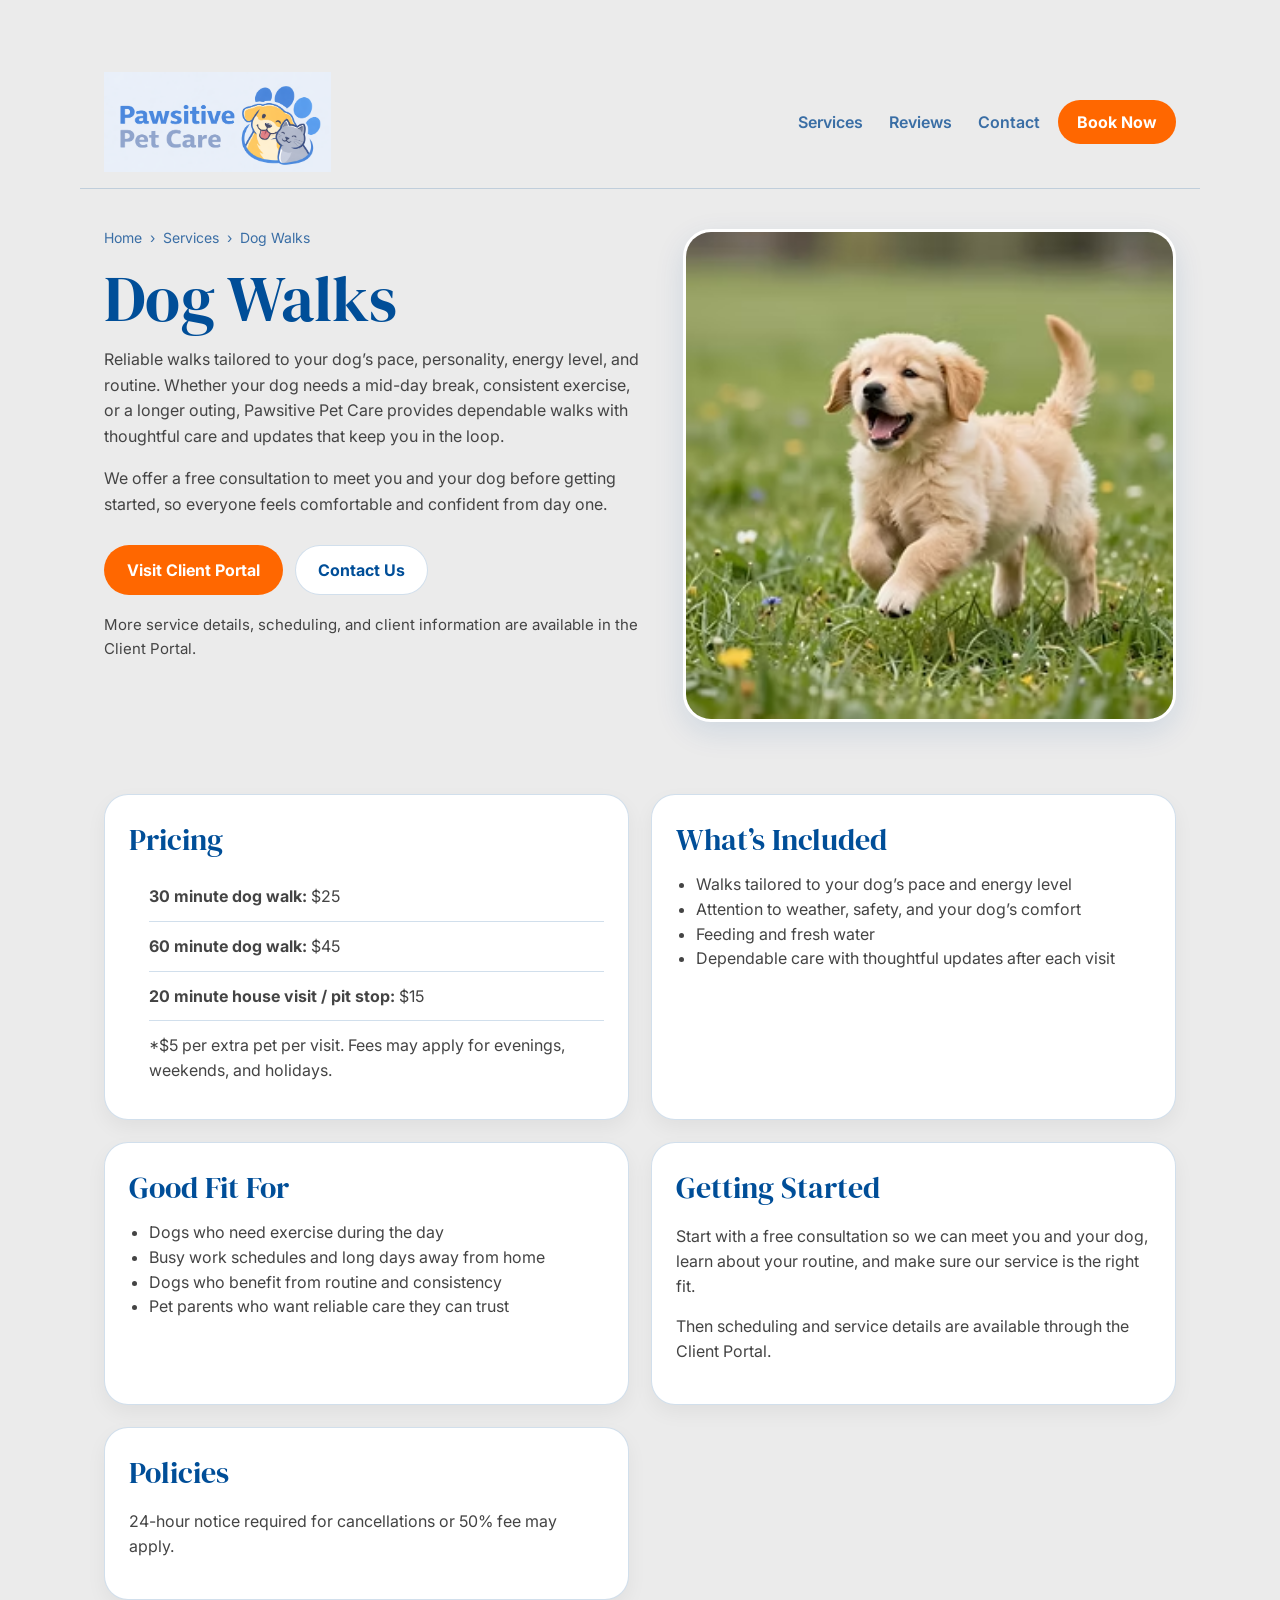
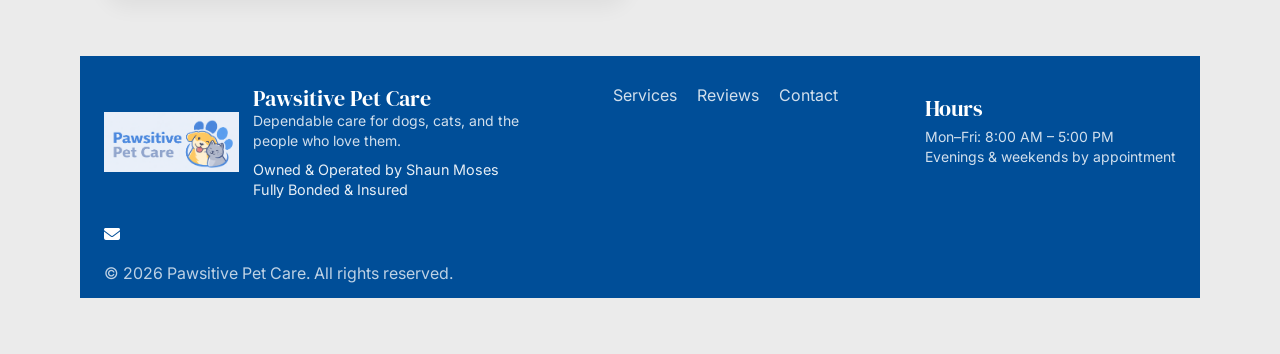
<file: dog-walking.html>
<!doctype html>
<html lang="en">
<head>
  <!-- Google tag (gtag.js) -->
<script async src="https://www.googletagmanager.com/gtag/js?id=G-B3KC7XHPJF"></script>
<script>
  window.dataLayer = window.dataLayer || [];
  function gtag(){dataLayer.push(arguments);}
  gtag('js', new Date());

  gtag('config', 'G-B3KC7XHPJF');
</script>
  <meta charset="utf-8" />
  <meta name="viewport" content="width=device-width, initial-scale=1" />
  <title>Dog Walking in Oregon, Stoughton, Brooklyn, Fitchburg, and Verona, WI | Pawsitive Pet Care</title>

  <meta name="description" content="Reliable dog walking in Oregon, Stoughton, Brooklyn, Fitchburg, and Verona WI. 30 and 60 minute walks tailored to your dog’s needs. Free consultation available.">

  <link rel="stylesheet" href="css/style.css" />
</head>

<body>
  <section class="section">
    <div class="container">
<!doctype html>
<html lang="en" class="no-js">
<head>
  <meta charset="utf-8" />
  <meta name="viewport" content="width=device-width, initial-scale=1" />
  <title>Dog Walks | Pawsitive Pet Care</title>

  <script>
    window.BOOKING_URL = "https://www.timetopet.com/portal/pawsitivepetcarewi";
  </script>

  <meta name="description" content="Professional dog walking services from Pawsitive Pet Care, including 30 and 60 minute walks with dependable care and thoughtful updates." />

  <link rel="preconnect" href="https://fonts.googleapis.com">
  <link rel="preconnect" href="https://fonts.gstatic.com" crossorigin>
  <link href="https://fonts.googleapis.com/css2?family=DM+Serif+Display&family=Inter:wght@400;500;600&display=swap" rel="stylesheet">

  <link rel="stylesheet" href="https://cdnjs.cloudflare.com/ajax/libs/font-awesome/6.5.0/css/all.min.css"/>
  <link rel="stylesheet" href="css/style.css" />
  <link rel="stylesheet" href="css/service-page.css" />
</head>

<body>

  <header class="site-header">
    <div class="container nav">
      <a class="brand" href="/index.html#hero" aria-label="Home">
        <img src="assets/logo4.png" alt="Logo" class="logo" />
      </a>

      <nav class="nav-links">
        <a href="/index.html#services">Services</a>
        <a href="/index.html#reviews">Reviews</a>
        <a href="/index.html#contact">Contact</a>
      </nav>

      <div class="nav-actions">
        <a class="btn btn-primary" href="https://www.timetopet.com/portal/pawsitivepetcarewi" target="_blank">
          Book Now
        </a>
      </div>

      <button class="hamburger" id="hamburger" aria-label="Open menu" aria-expanded="false">
        <span></span><span></span><span></span>
      </button>
    </div>

    <div class="mobile-menu container" id="mobileMenu" hidden>
      <a href="/index.html#services">Services</a>
      <a href="/index.html#reviews">Reviews</a>
      <a href="/index.html#contact">Contact</a>
      <a class="btn btn-primary" href="https://www.timetopet.com/portal/pawsitivepetcarewi" target="_blank">
        Book Now
      </a>
    </div>
  </header>

  <section class="page-hero">
    <div class="container service-page-grid">

      <div class="service-page-copy">
        <nav aria-label="Breadcrumb" class="breadcrumb reveal">
          <a href="/index.html">Home</a>
          <span>›</span>
          <a href="/index.html#services">Services</a>
          <span>›</span>
          <span aria-current="page">Dog Walks</span>
        </nav>

        <h1 class="reveal">Dog Walks</h1>

        <p class="reveal" style="--delay: 80ms;">
          Reliable walks tailored to your dog’s pace, personality, energy level, and routine. Whether your dog needs a mid-day break, consistent exercise, or a longer outing, Pawsitive Pet Care provides dependable walks with thoughtful care and updates that keep you in the loop.
        </p>

        <p class="reveal" style="--delay: 140ms;">
          We offer a free consultation to meet you and your dog before getting started, so everyone feels comfortable and confident from day one.
        </p>

        <div class="page-cta reveal" style="--delay: 200ms;">
          <a class="btn btn-primary btn-lg" href="https://www.timetopet.com/portal/pawsitivepetcarewi" target="_blank">
            Visit Client Portal
          </a>
          <a class="btn btn-lg" href="/index.html#contact">
            Contact Us
          </a>
        </div>

        <p class="page-note reveal" style="--delay: 260ms;">
          More service details, scheduling, and client information are available in the Client Portal.
        </p>
      </div>

      <div class="service-page-media reveal reveal--right">
        <img src="assets/service1.jpg" alt="Dog walking service from Pawsitive Pet Care" />
      </div>

    </div>
  </section>

  <section class="section" style="padding-top: 24px;">
    <div class="container">

      <div class="detail-grid">

        <article class="detail-card reveal reveal--left">
          <h2>Pricing</h2>
          <ul class="price-list">
            <li><strong>30 minute dog walk:</strong> $25</li>
            <li><strong>60 minute dog walk:</strong> $45</li>
            <li><strong>20 minute house visit / pit stop:</strong> $15</li>
            <li>*$5 per extra pet per visit. Fees may apply for evenings, weekends, and holidays.</li>
          </ul>
        </article>

        <article class="detail-card reveal reveal--right">
          <h2>What’s Included</h2>
          <ul>
            <li>Walks tailored to your dog’s pace and energy level</li>
            <li>Attention to weather, safety, and your dog’s comfort</li>
            <li>Feeding and fresh water</li>
            <li>Dependable care with thoughtful updates after each visit</li>
          </ul>
        </article>

        <article class="detail-card reveal reveal--left">
          <h2>Good Fit For</h2>
          <ul>
            <li>Dogs who need exercise during the day</li>
            <li>Busy work schedules and long days away from home</li>
            <li>Dogs who benefit from routine and consistency</li>
            <li>Pet parents who want reliable care they can trust</li>
          </ul>
        </article>

        <article class="detail-card reveal reveal--right">
          <h2>Getting Started</h2>
          <p>
            Start with a free consultation so we can meet you and your dog, learn about your routine, and make sure our service is the right fit.
          </p>
          <p>
            Then scheduling and service details are available through the Client Portal.
          </p>
        </article>
        <article class="detail-card">
          <h2>Policies</h2>
          <p>
            24-hour notice required for cancellations or 50% fee may apply.
          </p>
        </article>
      </div>

    </div>
  </section>

  <footer class="footer">
  <div class="container footer-grid">

    <div class="footer-brand">
      <img src="assets/logo4.png" alt="Logo" class="logo small" />
      <div>
        <div class="footer-title">Pawsitive Pet Care</div>
        <div class="footer-tagline">
          Dependable care for dogs, cats, and the people who love them.
        </div>
        <div class="footer-owner">
          Owned &amp; Operated by Shaun Moses<br>
          Fully Bonded &amp; Insured
        </div>
      </div>
    </div>

    <div class="footer-links">
      <a href="#services">Services</a>
      <a href="#reviews">Reviews</a>
      <a href="#contact">Contact</a>
    </div>

    <div class="footer-hours">
      <div class="footer-title">Hours</div>
      <div class="footer-tagline">
        Mon–Fri: 8:00 AM – 5:00 PM<br />
        Evenings &amp; weekends by appointment
      </div>
    </div>

    <div class="footer-social">
      <a href="mailto:pawsitivepetcarewi@yahoo.com" aria-label="Email">
        <i class="fa-solid fa-envelope"></i>
      </a>
    </div>

  </div>

  <div class="container footer-bottom">
    <p>&copy; 2026 Pawsitive Pet Care. All rights reserved.</p>
  </div>
</footer>

  <script>
    document.documentElement.classList.remove('no-js');

    const hamburger = document.getElementById('hamburger');
    const mobileMenu = document.getElementById('mobileMenu');

    if (hamburger && mobileMenu) {
      hamburger.addEventListener('click', () => {
        const isOpen = !mobileMenu.hasAttribute('hidden');
        if (isOpen) {
          mobileMenu.setAttribute('hidden', '');
          hamburger.setAttribute('aria-expanded', 'false');
        } else {
          mobileMenu.removeAttribute('hidden');
          hamburger.setAttribute('aria-expanded', 'true');
        }
      });
    }

    const revealItems = document.querySelectorAll('.reveal');
    const observer = new IntersectionObserver((entries) => {
      entries.forEach((entry) => {
        if (entry.isIntersecting) {
          entry.target.classList.add('is-visible');
          observer.unobserve(entry.target);
        }
      });
    }, { threshold: 0.12 });

    revealItems.forEach((item) => observer.observe(item));
  </script>

</body>
</html>
</file>
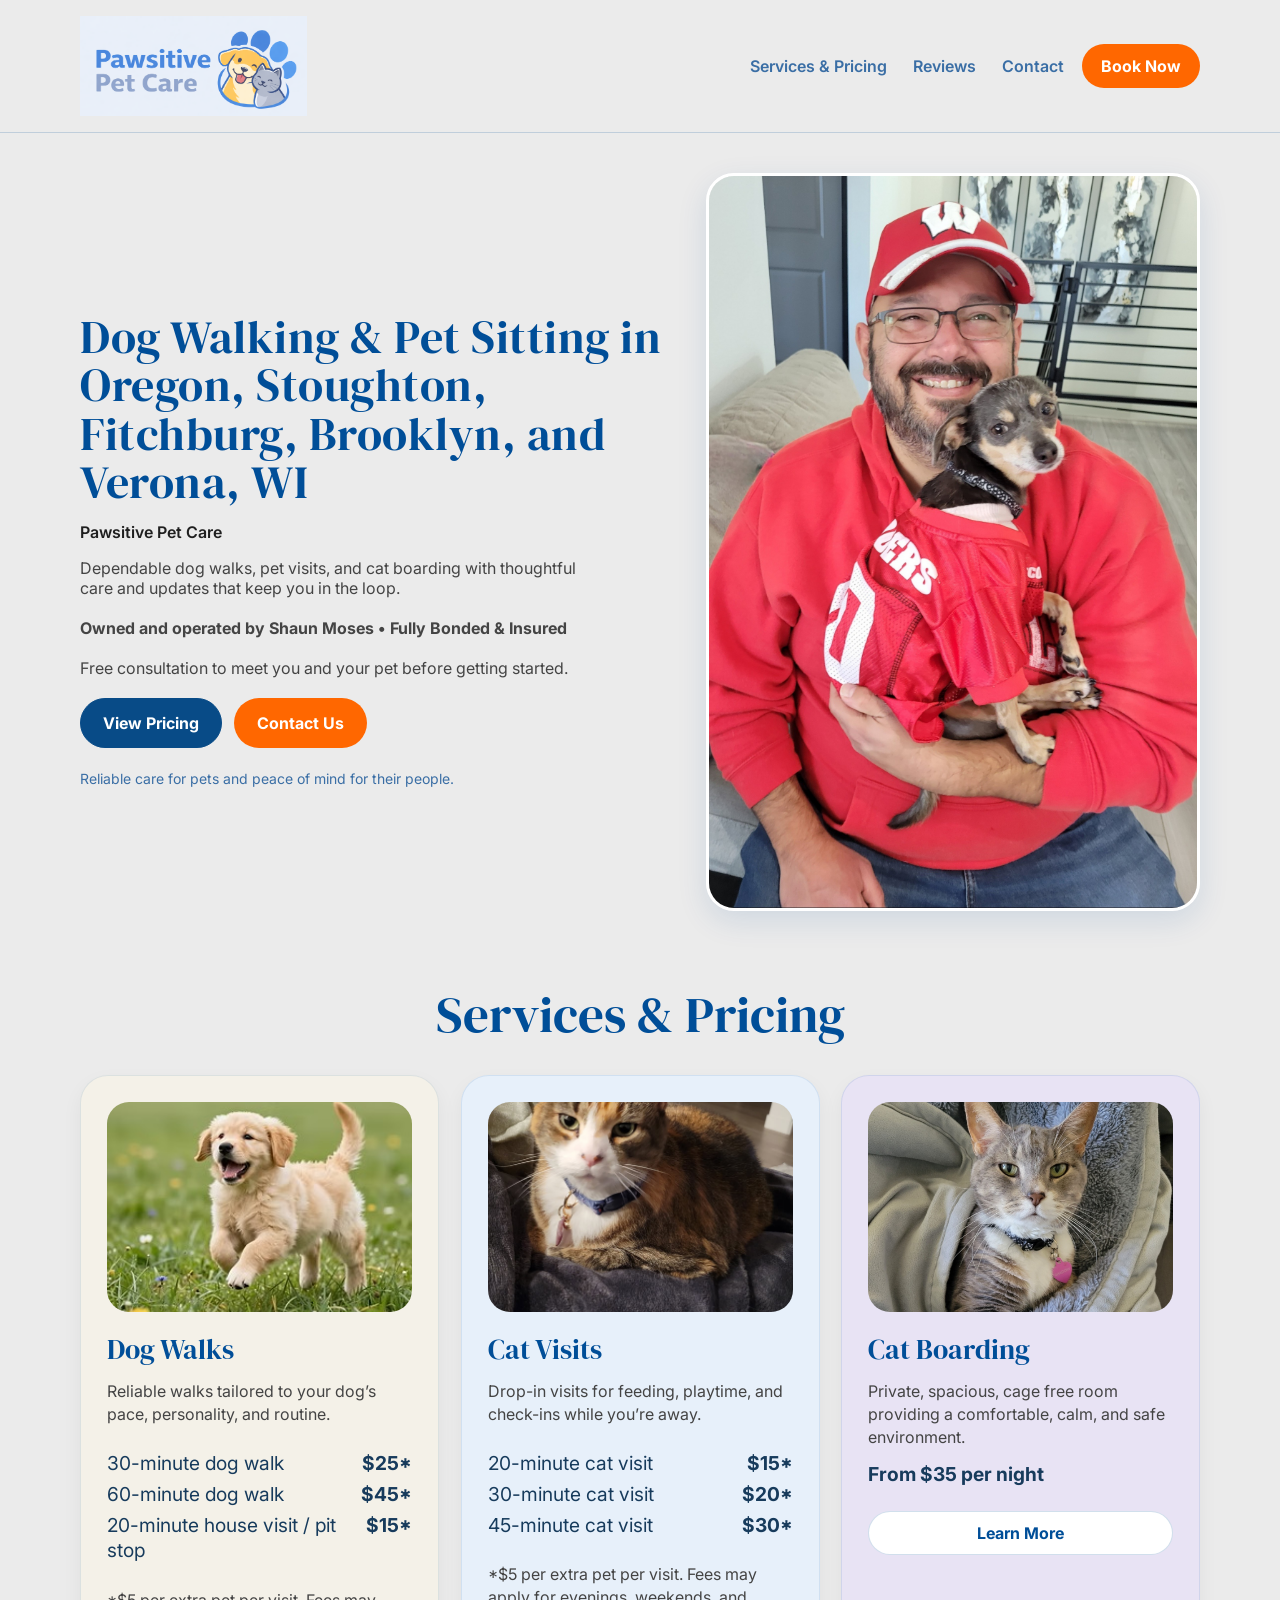
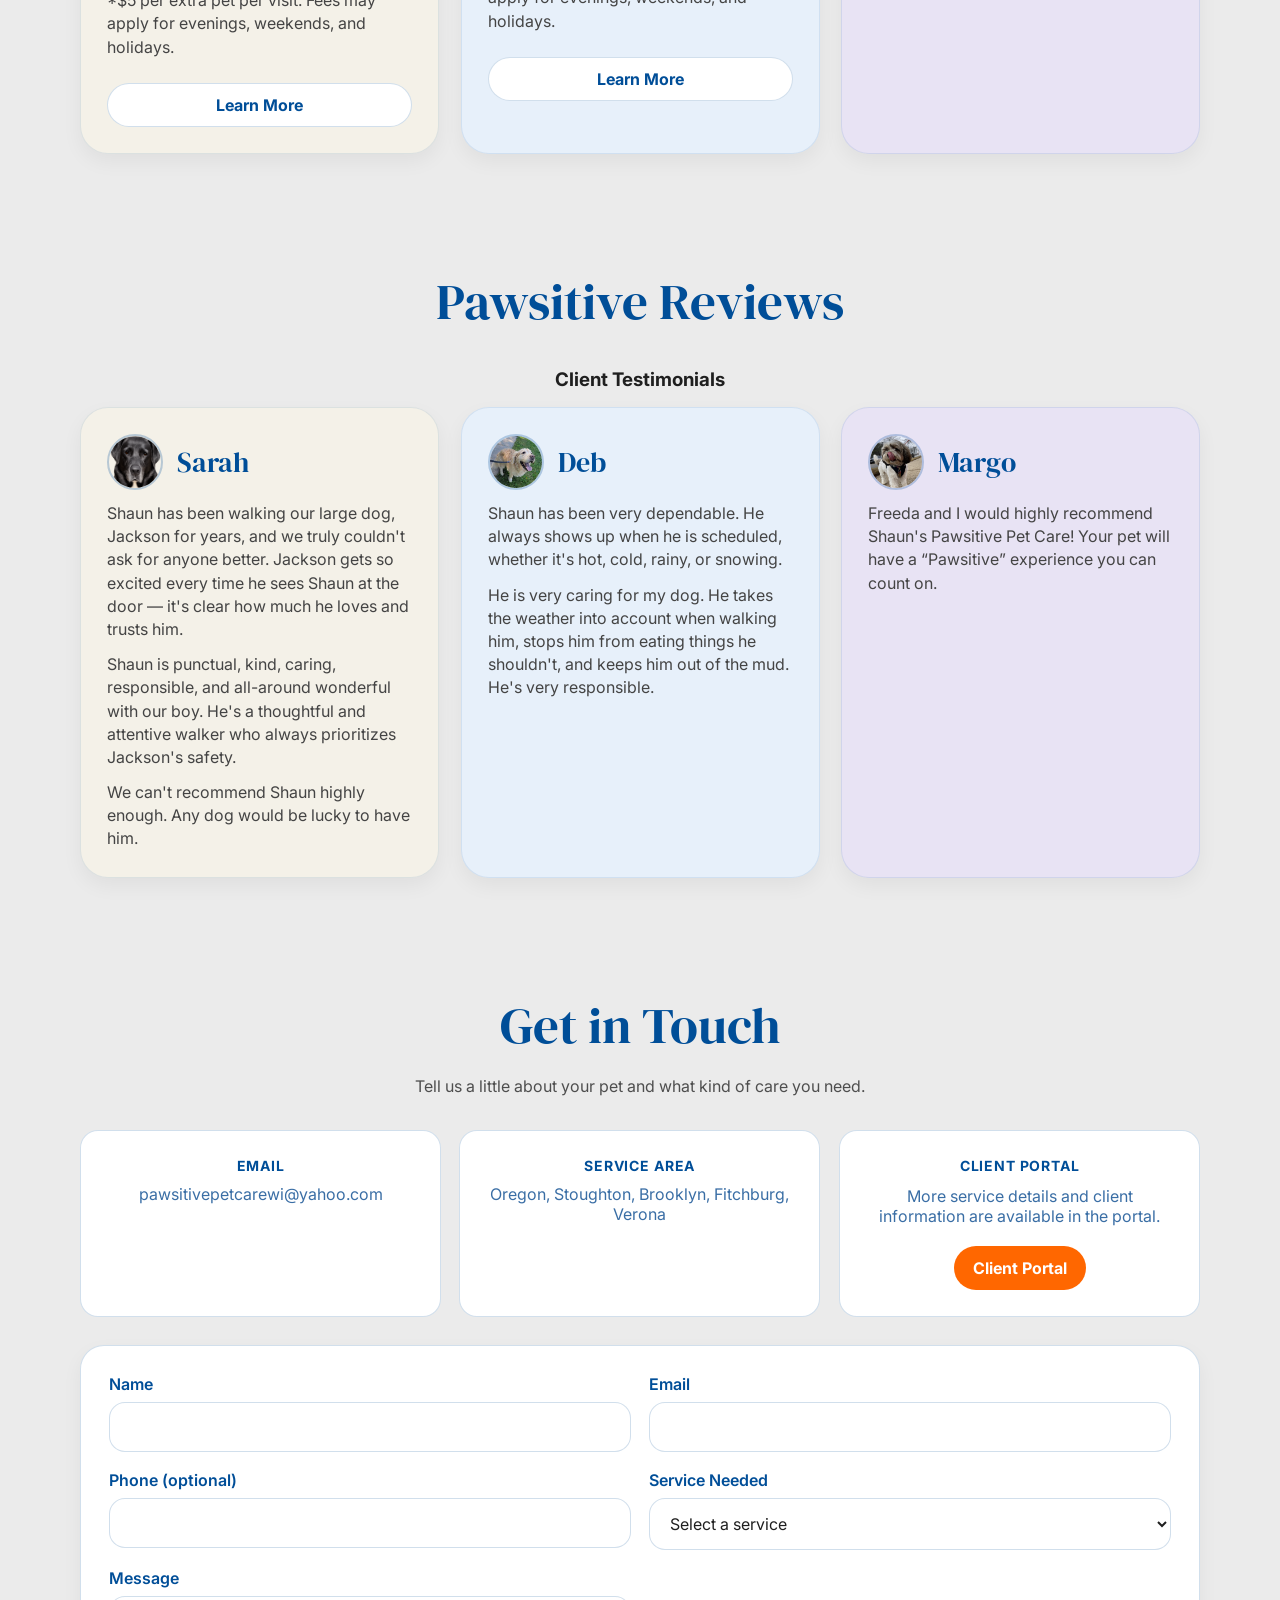
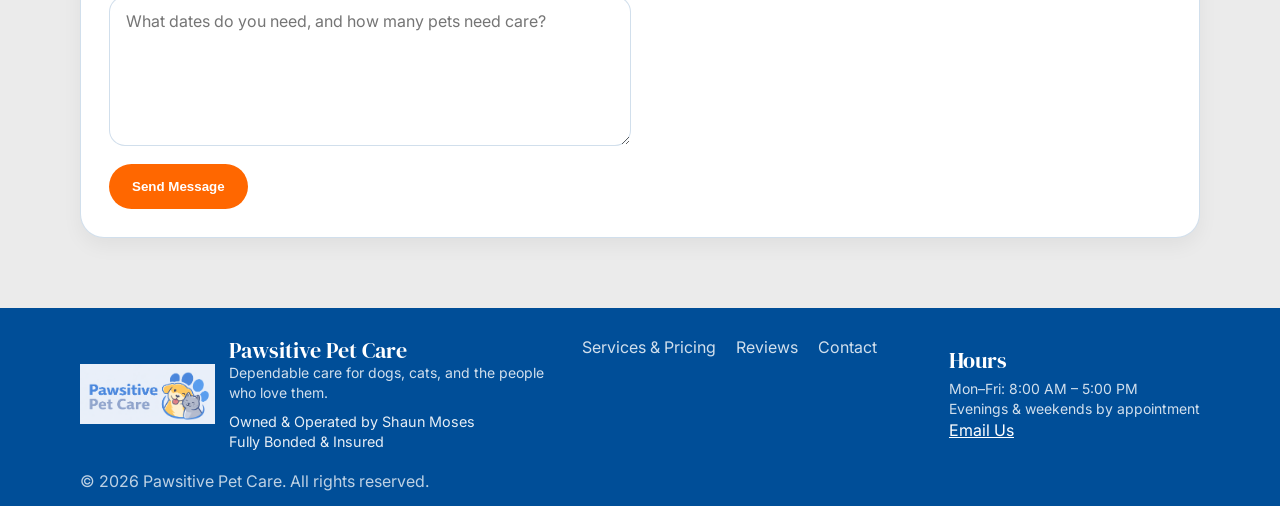
<file: index3.html>
<!doctype html>
<html lang="en" class="no-js">
<head>
  <!-- Google tag (gtag.js) -->
<script async src="https://www.googletagmanager.com/gtag/js?id=G-B3KC7XHPJF"></script>
<script>
  window.dataLayer = window.dataLayer || [];
  function gtag(){dataLayer.push(arguments);}
  gtag('js', new Date());

  gtag('config', 'G-B3KC7XHPJF');
</script>
  <meta charset="utf-8" />
  <meta name="viewport" content="width=device-width, initial-scale=1" />
  <meta name="description" content="Dog walking and pet sitting in Oregon, Stoughton, Fitchburg, Verona, and Brooklyn WI. Reliable in-home pet care, cat visits, and boarding. Free consultation available.">
  <title>Dog Walking & Pet Sitting in Oregon, Stoughton & Fitchburg WI | Pawsitive Pet Care</title>

  <script>
    window.BOOKING_URL = "https://www.timetopet.com/portal/pawsitivepetcarewi";
  </script>

  <meta name="description" content="Professional dog walks, pet visits, and cat boarding with dependable care and thoughtful updates." />

  <link rel="preconnect" href="https://fonts.googleapis.com">
  <link rel="preconnect" href="https://fonts.gstatic.com" crossorigin>
  <link href="https://fonts.googleapis.com/css2?family=DM+Serif+Display&family=Inter:wght@400;500;600&display=swap" rel="stylesheet">

  <link rel="stylesheet" href="https://cdnjs.cloudflare.com/ajax/libs/font-awesome/6.5.0/css/all.min.css"/>
  <link rel="stylesheet" href="css/style.css" />
  <link rel="icon" href="/favicon.ico" sizes="any">

  <link rel="icon" type="image/png" sizes="16x16" href="/favicon-16x16.png">
  <link rel="icon" type="image/png" sizes="32x32" href="/favicon-32x32.png">
  <link rel="icon" type="image/png" sizes="192x192" href="/android-chrome-192x192.png">
  <link rel="icon" type="image/png" sizes="512x512" href="/android-chrome-512x512.png">
  <link rel="apple-touch-icon" href="/apple-touch-icon.png">

  <style>
    .hero .hero-cta, .hero-cta {
      display: flex;
      flex-wrap: wrap;
      justify-content: flex-start;
      gap: 12px;
    }

    .hero-cta .btn.pricing-button {
      background: #084b87;
      border-color: #084b87;
      color: #fff;
    }

    .hero-cta .btn.pricing-button:hover {
      background: #063764;
      border-color: #063764;
    }

    #services .price-list, .service-pricing .price-list {
      list-style: none;
      padding: 0;
      margin: 0.65rem 0;
    }

    .price-list li {
      display: flex;
      align-items: baseline;
      justify-content: space-between;
      gap: 0.6rem;
      padding: 0.15rem 0;
    }

    .price-list strong {
      white-space: nowrap;
    }

    #services .price-list, #services .nightly-rate,
    .service-pricing .price-list, .service-pricing .nightly-rate {
      font-size: 1.2rem;
      line-height: 1.35;
      color: #173b5c;
    }

    .message-pricing-row .service-pricing:not(:empty) {
      align-self: start;
      min-width: 0;
      padding: 15px 18px;
      border: 1px solid #c8dcef;
      border-radius: 16px;
      background: #edf5fc;
    }

    .service-pricing h3, .service-pricing .pricing-note {
      margin: 0;
    }

    @media (min-width: 701px) {
      .contact-form .message-pricing-row {
        display: grid;
        grid-template-columns: repeat(2, minmax(0, 1fr));
        gap: 18px;
      }
    }

    @media (max-width: 700px) {
      .contact-form .message-pricing-row {
        display: grid;
        grid-template-columns: minmax(0, 1fr);
      }

      .message-pricing-row .service-pricing:not(:empty) {
        grid-row: 1;
        margin-bottom: 12px;
      }
    }
  </style>
</head>

<body>

  <!-- ================= NAV ================= -->
  <header class="site-header">
    <div class="container nav">
      <a class="brand" href="#hero" aria-label="Home">
        <img src="assets/logo4.png" alt="Logo" class="logo" />
      </a>

      <nav class="nav-links">
        <a href="#services">Services &amp; Pricing</a>
        <a href="#reviews">Reviews</a>
        <a href="#contact">Contact</a>
      </nav>

      <div class="nav-actions">
        <a class="btn btn-primary" href="https://www.timetopet.com/portal/pawsitivepetcarewi" target="_blank">
          Book Now
        </a>
      </div>

      <button class="hamburger" id="hamburger" aria-label="Open menu" aria-expanded="false">
        <span></span><span></span><span></span>
      </button>
    </div>

    <div class="mobile-menu container" id="mobileMenu" hidden>
      <a href="#services">Services &amp; Pricing</a>
      <a href="#reviews">Reviews</a>
      <a href="#contact">Contact</a>
      <a class="btn btn-primary" href="https://www.timetopet.com/portal/pawsitivepetcarewi" target="_blank">
        Book Now
      </a>
    </div>
  </header>

  <!-- ================= HERO ================= -->
  <section class="hero" id="hero">
    <div class="container hero-grid">

      <div class="hero-copy">
        <h1 class="hero-animate delay-1">
          <h1 class="hero-animate delay-1">
            Dog Walking & Pet&nbsp;Sitting in Oregon, Stoughton, Fitchburg, Brooklyn, and Verona,&nbsp;WI
          </h1>
        </h1>
        <p class="hero-animate delay-2" style="font-weight:600; margin-top:10px;">
          Pawsitive Pet Care
        </p>
        <p class="hero-sub hero-animate delay-2">
          Dependable dog walks, pet visits, and cat boarding with thoughtful care and updates that keep you in the loop.
          <br><br>
          <strong>Owned and operated by Shaun Moses • Fully Bonded & Insured</strong>
          <br><br>
          Free consultation to meet you and your pet before getting started.
        </p>
        <div class="hero-cta hero-animate delay-3">
          <a class="btn btn-primary btn-lg pricing-button" href="#services">
            View Pricing
          </a>
          <a class="btn btn-primary btn-lg" href="#contact" id="bookHeroBtn">
            Contact Us
          </a>
        </div>

        <p class="trust hero-animate delay-3">
          Reliable care for pets and peace of mind for their people.
        </p>
      </div>

      <div class="hero-media reveal reveal--right">
        <img src="assets/hero1.jpg" alt="Happy dog being cared for" />
      </div>

    </div>
  </section>

  <!-- ================= SERVICES ================= -->
  <section class="section" id="services">
    <div class="container">

      <h2 class="section-title reveal">Services &amp; Pricing</h2>

      <div class="card-grid card-grid-3">

        <article class="card pastel-green reveal reveal--left">
          <img src="assets/services1.jpg" alt="dog walking in Oregon WI" class="card-img" />
          <h3>Dog Walks</h3>
          <p>Reliable walks tailored to your dog’s pace, personality, and routine.</p>
          <ul class="price-list" id="dog-walks-rates">
            <li><span>30-minute dog walk</span><strong>$25*</strong></li>
            <li><span>60-minute dog walk</span><strong>$45*</strong></li>
            <li><span>20-minute house visit / pit stop</span><strong>$15*</strong></li>
          </ul>
          <p class="pricing-note">
            *$5 per extra pet per visit. Fees may apply for evenings, weekends, and holidays.
          </p>
          <a class="btn" href="/dog-walking.html" style="margin-top:12px;">
            Learn More
          </a>
        </article>

        <article class="card pastel-blue reveal">
          <img src="assets/services2.jpg" alt="pet sitting in Stoughton WI" class="card-img" />
          <h3>Cat Visits</h3>
          <p>Drop-in visits for feeding, playtime, and check-ins while you’re away.</p>
          <ul class="price-list" id="cat-visits-rates">
            <li><span>20-minute cat visit</span><strong>$15*</strong></li>
            <li><span>30-minute cat visit</span><strong>$20*</strong></li>
            <li><span>45-minute cat visit</span><strong>$30*</strong></li>
          </ul>
          <p class="pricing-note">
            *$5 per extra pet per visit. Fees may apply for evenings, weekends, and holidays.
          </p>
          <a class="btn" href="/cat-visits.html" style="margin-top:12px;">
            Learn More
          </a>
        </article>

        <article class="card pastel-lavender reveal reveal--right">
          <img src="assets/services3.jpg" alt="cat care in Fitchburg WI" class="card-img" />
          <h3>Cat Boarding</h3>
          <p>Private, spacious, cage free room providing a comfortable, calm, and safe environment.</p>
          <p class="nightly-rate" id="cat-boarding-rates"><strong>From $35 per night</strong></p>
          <a class="btn" href="/cat-boarding.html" style="margin-top:12px;">
            Learn More
          </a>
        </article>

      </div>
    </div>
  </section>

  <!-- ================= REVIEWS ================= -->
  <section class="section" id="reviews">
    <div class="container">

      <h2 class="section-title reveal">Pawsitive Reviews</h2>

      <!-- Elfsight Google Reviews | Pawsitive Pet Care -->
      <script src="https://elfsightcdn.com/platform.js" async></script>
      <div class="elfsight-app-319a8364-5300-479b-aa26-5e424eefd7b3" data-elfsight-app-lazy></div>
      <h3 style="text-align: center; margin: 2rem 0 1rem;">Client Testimonials</h3>

      <div class="card-grid card-grid-3">

        <article class="card pastel-green review reveal reveal--left">
          <div class="review-head">
            <img src="assets/review1.png" alt="Sarah" class="avatar" />
            <h3>Sarah</h3>
          </div>
          <p class="review-text">
            Shaun has been walking our large dog, Jackson for years, and we truly couldn't ask for anyone better. Jackson gets so excited every time he sees Shaun at the door — it's clear how much he loves and trusts him.
          </p>
          <p>
            Shaun is punctual, kind, caring, responsible, and all-around wonderful with our boy. He's a thoughtful and attentive walker who always prioritizes Jackson's safety.
          </p>
          <p>
            We can't recommend Shaun highly enough. Any dog would be lucky to have him.
          </p>
        </article>

        <article class="card pastel-blue review reveal">
          <div class="review-head">
            <img src="assets/review3.png" alt="Deb" class="avatar" />
            <h3>Deb</h3>
          </div>
          <p class="review-text">
            Shaun has been very dependable. He always shows up when he is scheduled, whether it's hot, cold, rainy, or snowing.
          </p>
          <p>
            He is very caring for my dog. He takes the weather into account when walking him, stops him from eating things he shouldn't, and keeps him out of the mud. He's very responsible.
          </p>
        </article>

        <article class="card pastel-lavender review reveal reveal--right">
          <div class="review-head">
            <img src="assets/review4.jpeg" alt="Margo" class="avatar" />
            <h3>Margo</h3>
          </div>
          <p class="review-text">
            Freeda and I would highly recommend Shaun's Pawsitive Pet Care! Your pet will have a “Pawsitive” experience you can count on.
          </p>
        </article>

      </div>
    </div>
  </section>

  <!-- ================= CONTACT ================= -->
  <section class="section section-book" id="contact">
    <div class="container">

      <h2 class="section-title reveal">Get in Touch</h2>

      <p class="section-subtitle reveal" style="--delay: 80ms;">
        Tell us a little about your pet and what kind of care you need.
      </p>

      <div class="contact-grid">

        <div class="contact-tile reveal reveal--left" style="--delay: 120ms;">
          <h3>EMAIL</h3>
          <a href="mailto:pawsitivepetcarewi@yahoo.com">
            pawsitivepetcarewi@yahoo.com
          </a>
        </div>

        <div class="contact-tile reveal" style="--delay: 200ms;">
          <h3>SERVICE AREA</h3>
          <p>Oregon, Stoughton, Brooklyn, Fitchburg, Verona</p>
        </div>

        <div class="contact-tile reveal reveal--right" style="--delay: 280ms;">
          <h3>CLIENT PORTAL</h3>
          <p style="margin-top: 12px;">
            More service details and client information are available in the portal.
          </p>
          <br/>
          <a class="btn btn-primary" href="https://www.timetopet.com/portal/pawsitivepetcarewi" target="_blank">
           Client Portal
          </a>
        </div>

      </div>

      <form
        class="contact-form reveal"
        style="--delay: 340ms;"
        action="https://formspree.io/f/mwvrdqrl"
        method="POST"
      >
        <div class="form-row">
          <div class="form-field">
            <label for="name">Name</label>
            <input type="text" id="name" name="name" required />
          </div>

          <div class="form-field">
            <label for="email">Email</label>
            <input type="email" id="email" name="email" required />
          </div>
        </div>

        <div class="form-row">
          <div class="form-field">
            <label for="phone">Phone (optional)</label>
            <input type="text" id="phone" name="phone" />
          </div>

          <div class="form-field">
            <label for="service">Service Needed</label>
            <select id="service" name="service" aria-describedby="service-pricing" required>
              <option value="">Select a service</option>
              <option data-rates="dog-walks-rates">Dog Walks</option>
              <option value="Pet Visits" data-rates="cat-visits-rates">Cat Visits</option>
              <option data-rates="cat-boarding-rates">Cat Boarding</option>
              <option>Other</option>
            </select>
          </div>
        </div>

        <div class="form-row message-pricing-row">
          <div class="form-field message-field">
            <label for="message">Message</label>
            <textarea
              id="message"
              name="message"
              rows="6"
              placeholder="What dates do you need, and how many pets need care?"
              required
            ></textarea>
          </div>
          <div class="service-pricing" id="service-pricing" role="status" aria-atomic="true"></div>
        </div>

        <button type="submit" class="btn btn-primary btn-lg">Send Message</button>
      </form>
    </div>
  </section>

  <!-- ================= FOOTER ================= -->
 <footer class="footer">
  <div class="container footer-grid">

    <!-- Brand -->
    <div class="footer-brand">
      <img src="assets/logo4.png" alt="Pawsitive Pet Care logo" class="logo small" />
      <div>
        <div class="footer-title">Pawsitive Pet Care</div>
        <div class="footer-tagline">
          Dependable care for dogs, cats, and the people who love them.
        </div>
        <div class="footer-owner">
          Owned &amp; Operated by Shaun Moses<br>
          Fully Bonded &amp; Insured
        </div>
      </div>
    </div>

    <!-- Links -->
    <div class="footer-links">
      <a href="#services">Services &amp; Pricing</a>
      <a href="#reviews">Reviews</a>
      <a href="#contact">Contact</a>
    </div>

    <!-- Hours -->
    <div class="footer-hours">
      <div class="footer-title">Hours</div>
      <div class="footer-tagline">
        Mon–Fri: 8:00 AM – 5:00 PM<br />
        Evenings &amp; weekends by appointment
      </div>

      <!-- Optional email link (recommended over icon) -->
      <a href="mailto:pawsitivepetcarewi@yahoo.com" class="footer-email">
        Email Us
      </a>
    </div>

  </div>

  <div class="container footer-bottom">
    <p>&copy; 2026 Pawsitive Pet Care. All rights reserved.</p>
  </div>
</footer>

  <script>
    document.documentElement.classList.remove('no-js');

    const serviceSelect = document.getElementById('service');
    const servicePricing = document.getElementById('service-pricing');

    function updateServicePricing() {
      const selected = serviceSelect.selectedOptions[0];
      const rateId = selected?.dataset.rates;
      servicePricing.replaceChildren();

      if (!rateId) return;

      const originalRates = document.getElementById(rateId);
      const rates = originalRates.cloneNode(true);
      rates.removeAttribute('id');

      const heading = document.createElement('h3');
      heading.textContent = selected.textContent + ' Pricing';
      servicePricing.append(heading, rates);

      const feeNote = originalRates.closest('article').querySelector('.pricing-note');
      if (feeNote) servicePricing.append(feeNote.cloneNode(true));
    }

    serviceSelect.addEventListener('change', updateServicePricing);
    window.addEventListener('pageshow', updateServicePricing);
    updateServicePricing();


    const hamburger = document.getElementById('hamburger');
    const mobileMenu = document.getElementById('mobileMenu');

    if (hamburger && mobileMenu) {
      hamburger.addEventListener('click', () => {
        const isOpen = !mobileMenu.hasAttribute('hidden');
        if (isOpen) {
          mobileMenu.setAttribute('hidden', '');
          hamburger.setAttribute('aria-expanded', 'false');
        } else {
          mobileMenu.removeAttribute('hidden');
          hamburger.setAttribute('aria-expanded', 'true');
        }
      });
    }

    const revealItems = document.querySelectorAll('.reveal');
    const observer = new IntersectionObserver((entries) => {
      entries.forEach((entry) => {
        if (entry.isIntersecting) {
          entry.target.classList.add('is-visible');
          observer.unobserve(entry.target);
        }
      });
    }, { threshold: 0.12 });

    revealItems.forEach((item) => observer.observe(item));
  </script>

<script>
  (() => {
    const reviews = document.getElementById('reviews');
    if (!reviews) return;

    const badgeSelector =
      'a[href^="https://elfsight.com/google-reviews-widget/"][href*="utm_campaign=free-widget"]';

    function hideBadge(root) {
      for (const badge of root.querySelectorAll(badgeSelector)) {
        if (badge.style.getPropertyValue('display') !== 'none' ||
            badge.style.getPropertyPriority('display') !== 'important') {
          badge.style.setProperty('display', 'none', 'important');
        }
      }

      for (const element of root.querySelectorAll('*')) {
        if (element.shadowRoot) hideBadge(element.shadowRoot);
      }
    }

    hideBadge(reviews);
    window.setInterval(() => hideBadge(reviews), 1000);
  })();
</script>
</body>
</html>
</file>
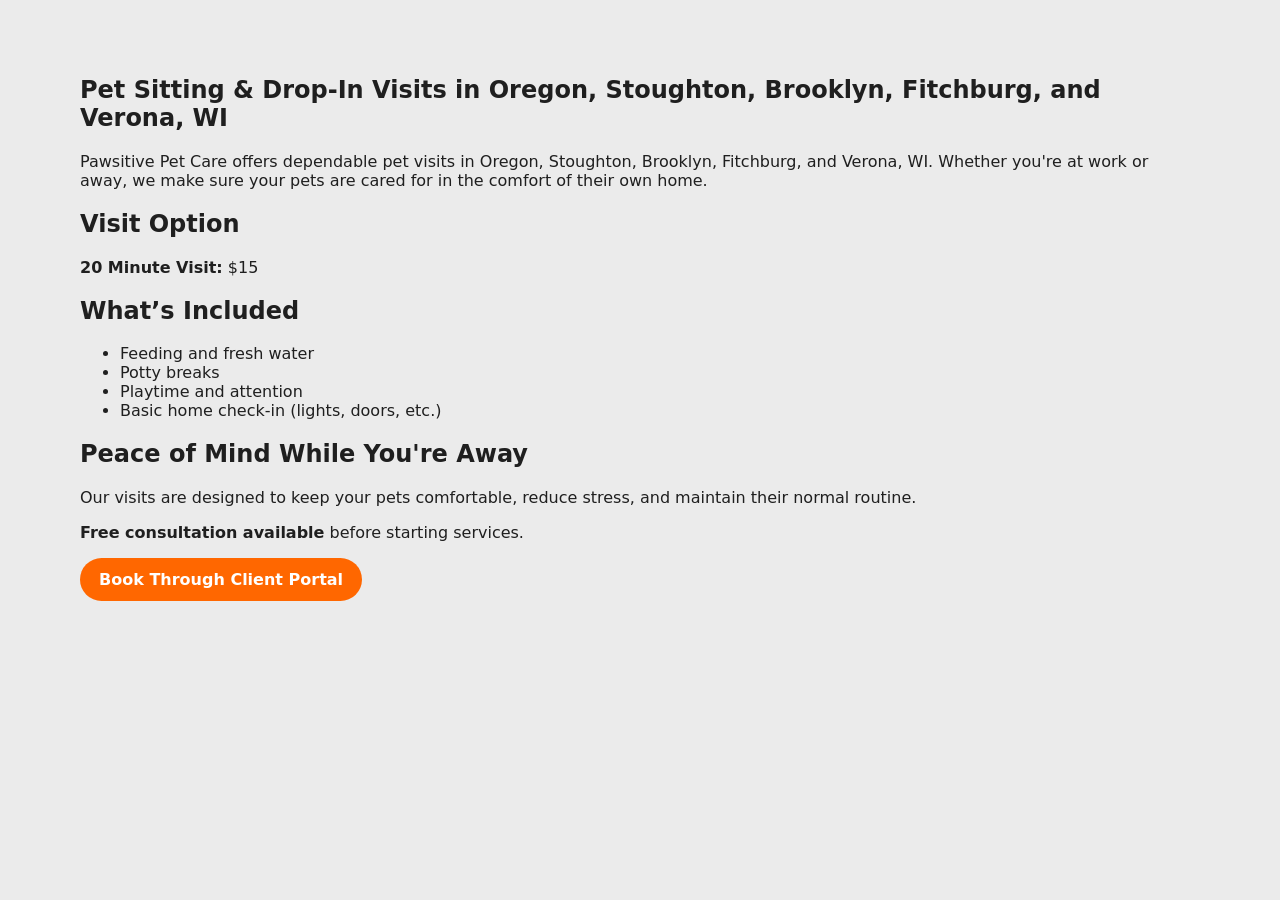
<file: pet-visits.html>
<!doctype html>
<html lang="en">
<head>
  <meta charset="utf-8" />
  <meta name="viewport" content="width=device-width, initial-scale=1" />
  <title>Pet Sitting & Visits in Oregon, Stoughton, Brooklyn, and Fitchburg, Verona, WI | Pawsitive Pet Care</title>

  <meta name="description" content="Pet sitting and drop-in visits in Oregon, Stoughton, Brooklyn, Fitchburg, and Verona, WI. Feeding, potty breaks, and check-ins while you’re away.">

  <link rel="stylesheet" href="css/style.css" />
</head>

<body>
  <section class="section">
    <div class="container">

      <h1>Pet Sitting & Drop-In Visits in Oregon, Stoughton, Brooklyn, Fitchburg, and Verona, WI</h1>

      <p>
        Pawsitive Pet Care offers dependable pet visits in Oregon, Stoughton, Brooklyn, Fitchburg, and Verona, WI. Whether you're at work or away, we make sure your pets are cared for in the comfort of their own home.
      </p>

      <h2>Visit Option</h2>
      <p><strong>20 Minute Visit:</strong> $15</p>

      <h2>What’s Included</h2>
      <ul>
        <li>Feeding and fresh water</li>
        <li>Potty breaks</li>
        <li>Playtime and attention</li>
        <li>Basic home check-in (lights, doors, etc.)</li>
      </ul>

      <h2>Peace of Mind While You're Away</h2>
      <p>
        Our visits are designed to keep your pets comfortable, reduce stress, and maintain their normal routine.
      </p>

      <p>
        <strong>Free consultation available</strong> before starting services.
      </p>

      <a class="btn btn-primary" href="https://www.timetopet.com/portal/pawsitivepetcarewi" target="_blank">
        Book Through Client Portal
      </a>

    </div>
  </section>
</body>
</html>
</file>
<file: css/style.css>
:root{
  --bg: #EBEBEB;
  --text: #004E98;
  --muted: #3A6EA5;
  --line: rgba(0,78,152,.18);

  --btn: #FF6700;
  --btnText: #ffffff;

  --green: #EBEBEB;
  --blue: #3A6EA5;
  --lav: #C0C0C0;
  --sand: #ffffff;

  --radius: 28px;
  --radiusImg: 22px;

  --max: 1120px;

  --serif: "DM Serif Display", serif;
  --sans: "Inter", system-ui, -apple-system, Segoe UI, Roboto, Arial, sans-serif;
}

*{ box-sizing: border-box; }
html{ scroll-behavior: smooth; }
body{
  margin:0;
  background: var(--bg);
  color: #1f1f1f;
  font-family: var(--sans);
}

.container{
  width: min(var(--max), calc(100% - 48px));
  margin: 0 auto;
}

a{ color: inherit; }
img{ max-width: 100%; display:block; }

/* Header / Nav */
.site-header{
  position: sticky;
  top:0;
  z-index: 50;
  background: rgba(235,235,235,0.92);
  backdrop-filter: blur(8px);
  border-bottom: 1px solid var(--line);
}
.nav{
  display:flex;
  align-items:center;
  gap: 18px;
  padding: 16px 0;
}
.logo{ height: 100px; width:auto; }
.logo.small{ height: 60px; }

.nav-links{
  margin-left: auto;
  display:flex;
  gap: 26px;
  align-items:center;
}
.nav-links a{
  text-decoration:none;
  color: var(--muted);
  font-weight: 600;
}
.nav-links a.active,
.nav-links a:hover{
  color: var(--text);
  text-decoration: underline;
  text-underline-offset: 6px;
}

.nav-actions{
  display:flex;
  align-items:center;
  gap: 12px;
}
.btn{
  text-decoration:none;
  display:inline-flex;
  align-items:center;
  justify-content:center;
  padding: 11px 18px;
  border-radius: 999px;
  border: 1px solid var(--line);
  background: #ffffff;
  color: var(--text);
  font-weight: 700;
}
.btn-primary{
  background: var(--btn);
  color: var(--btnText);
  border-color: transparent;
}
.btn-primary:hover{
  box-shadow: 0 10px 24px rgba(255,103,0,.25);
}
.btn-lg{ padding: 14px 22px; }

.hamburger{
  display:none;
  margin-left: 6px;
  width: 44px;
  height: 44px;
  border-radius: 999px;
  border: 1px solid var(--line);
  background: #ffffff;
}
.hamburger span{
  display:block;
  width: 18px;
  height: 2px;
  background: var(--text);
  margin: 4px auto;
}

/* Mobile menu */
.mobile-menu{
  padding: 10px 0 18px;
  display:flex;
  gap: 10px;
  flex-direction: column;
}
.mobile-menu[hidden]{
  display: none !important;
}
.mobile-menu a{
  text-decoration:none;
  padding: 10px 0;
  border-bottom: 1px solid var(--line);
  color: var(--text);
}
.mobile-menu a.btn{
  border-bottom: none;
  padding: 11px 18px;
  width: fit-content;
}

/* Hero */
.hero{
  padding: 40px 0 12px;
}
.hero-grid{
  display:grid;
  grid-template-columns: 1.2fr 1fr;
  gap: 34px;
  align-items:center;
}
.hero-copy h1{
  font-family: var(--serif);
  font-weight: 400;
  letter-spacing: .5px;
  font-size: clamp(30px, 3.6vw, 50px);
  line-height: 1.05;
  margin: 0 0 16px;
  color: var(--text);
}
.hero-sub{
  max-width: 52ch;
  color: #444;
  font-size: 16px;
  margin: 0 0 20px;
}
.trust{
  margin: 22px 0 0;
  color: var(--muted);
  font-size: 14px;
}
.hero-media img{
  border-radius: var(--radius);
  width: 100%;
  height: auto;            /* let image size naturally */
  object-fit: contain;     /* NEVER crop */
  box-shadow: 0 10px 30px rgba(0,78,152,.12);
  border: 3px solid #ffffff;
}

/* Sections */
.section{
  padding: 56px 0;
}
.section-title{
  font-family: var(--serif);
  font-weight: 400;
  text-align:center;
  font-size: clamp(34px, 4vw, 56px);
  margin: 0 0 26px;
  color: var(--text);
}
.section-subtitle{
  text-align:center;
  margin: -10px auto 34px;
  max-width: 60ch;
  color: #4e4e4e;
}

.card-grid{
  display:grid;
  gap: 22px;
}
.card-grid-3{ grid-template-columns: repeat(3, minmax(0, 1fr)); }
.card-grid-4{ grid-template-columns: repeat(4, minmax(0, 1fr)); }

.card{
  border-radius: var(--radius);
  padding: 26px;
  min-height: 320px;
  display:flex;
  flex-direction: column;
  gap: 12px;
  border: 1px solid rgba(0,78,152,.10);
  box-shadow: 0 8px 20px rgba(0,0,0,.05);
}
.card-img{
  border-radius: var(--radiusImg);
  width: 100%;
  height: 210px;
  object-fit: cover;
  margin-bottom: 6px;
}
.card h3{
  font-family: var(--serif);
  font-weight: 400;
  font-size: 28px;
  margin: 0;
  color: var(--text);
}
.card p{
  margin: 0;
  color: #444;
  line-height: 1.45;
}

/* Updated card colors: same class names, better tinting */
.pastel-green{ background: #F4F1E8; }     /* warm light neutral */
.pastel-blue{ background: #E7F0FA; }      /* soft blue */
.pastel-lavender{ background: #E8E3F4; }  /* soft blue-gray/lavender */
.pastel-sand{ background: #3A6EA5; }      /* bold accent card */

.pastel-sand h3,
.pastel-sand p{
  color: #ffffff;
}

/* Features */
.feature-top{
  height: 210px;
  display:flex;
  align-items:center;
  justify-content:center;
}
.feature-img{
  width: 100%;
  height: 210px;
  object-fit: cover;
  border-radius: var(--radiusImg);
}

/* Reviews */
.review{ min-height: 220px; }
.review-head{
  display:flex;
  align-items:center;
  gap: 14px;
}
.avatar{
  width: 56px;
  height: 56px;
  border-radius: 999px;
  border: 2px solid rgba(0,78,152,.25);
  object-fit: cover;
}
.review-text{ margin-top: 6px; }

/* Contact */
.section-book{ 
  padding-bottom: 70px;
}
.contact-grid{
  display:grid;
  grid-template-columns: repeat(3, minmax(0, 1fr));
  gap: 18px;
  margin-top: 22px;
}
.contact-tile{
  background: #ffffff;
  border: 1px solid var(--line);
  border-radius: 18px;
  padding: 26px;
  text-align:center;
}
.contact-tile h3{
  letter-spacing: .06em;
  font-size: 14px;
  margin: 0 0 10px;
  color: var(--text);
}
.contact-tile a,
.contact-tile p{
  color: var(--muted);
  margin: 0;
  text-decoration:none;
}

/* Footer */
.footer{
  border-top: 1px solid var(--line);
  padding: 28px 0 14px;
  background: #004E98;
  color: #ffffff;
}

.footer-grid{
  display: grid;
  grid-template-columns: 1.6fr 1fr 1fr;
  gap: 24px;
  align-items: start;
}

.footer-brand{
  display: flex;
  align-items: center;
  gap: 14px;
  min-width: 0;
}

.footer-brand .logo.small{
  width: 135px;
  height: auto;
  flex-shrink: 0;
}

.footer-brand > div{
  min-width: 0;
}

.footer-title{
  font-family: var(--serif);
  font-size: 22px;
  line-height: 1.2;
}

.footer-tagline{
  color: rgba(255,255,255,.82);
  font-size: 14px;
  line-height: 1.45;
}

.footer-links{
  display: flex;
  justify-content: center;
  align-items: flex-start;
  gap: 20px;
  flex-wrap: wrap;
}

.footer-links a{
  text-decoration: none;
  color: rgba(255,255,255,.82);
}

.footer-links a:hover{
  color: #ffffff;
  text-decoration: underline;
  text-underline-offset: 6px;
}

.footer-hours{
  justify-self: end;
  text-align: left;
}

.footer-hours .footer-title{
  margin-bottom: 6px;
}

.footer-bottom{
  padding-top: 18px;
  color: rgba(255,255,255,.74);
}

.footer-bottom p{
  margin: 0;
  line-height: 1.4;
}

/* Responsive */
@media (max-width: 980px){
  .hero-grid{ grid-template-columns: 1fr; }
  .hero-media img{ aspect-ratio: 16/10; }
  .card-grid-4{ grid-template-columns: repeat(2, minmax(0, 1fr)); }
  .card-grid-3{ grid-template-columns: 1fr; }

  .footer-grid{
    grid-template-columns: 1fr;
    gap: 20px;
    text-align: left;
  }

  .footer-brand{
    justify-content: flex-start;
    align-items: flex-start;
  }

  .footer-links{
    justify-content: flex-start;
  }

  .footer-hours{
    justify-self: start;
    text-align: left;
  }
}
.footer-owner {
  margin-top: 0.5rem;
  font-size: 0.9rem;
  opacity: 0.9;
  line-height: 1.4;
}

@media (max-width: 760px){
  .nav-links{ display:none; }
  .hamburger{ display:block; margin-left:auto; }
  .nav-actions{ display:none; }
  .contact-grid{ grid-template-columns: 1fr; }

  .footer{
    padding: 24px 0 14px;
  }

  .footer-brand{
    gap: 12px;
  }

  .footer-brand .logo.small{
    width: 110px;
  }

  .footer-title{
    font-size: 20px;
  }

  .footer-tagline{
    font-size: 15px;
  }

  .footer-links{
    gap: 16px;
  }
}

/* =========================
   Motion: reveal on scroll
   ========================= */
.reveal {
  opacity: 0;
  transform: translateY(18px);
  transition: opacity 700ms ease, transform 700ms ease;
  transition-delay: var(--delay, 0ms);
  will-change: opacity, transform;
}

.reveal.is-visible {
  opacity: 1;
  transform: translateY(0);
}

/* Variations */
.reveal--left { transform: translateX(-18px); }
.reveal--right { transform: translateX(18px); }
.reveal--scale { transform: scale(0.98); }

.reveal--left.is-visible,
.reveal--right.is-visible,
.reveal--scale.is-visible {
  transform: none;
}

/* Hero entrance */
.hero-animate {
  opacity: 0;
  transform: translateY(14px);
  animation: heroIn 700ms ease forwards;
}

.hero-animate.delay-1 { animation-delay: 120ms; }
.hero-animate.delay-2 { animation-delay: 220ms; }
.hero-animate.delay-3 { animation-delay: 320ms; }

@keyframes heroIn {
  to { opacity: 1; transform: translateY(0); }
}

/* Micro-interactions */
.btn, .card, .footer-social a {
  transition: transform 180ms ease, box-shadow 180ms ease, border-color 180ms ease;
}

.btn:hover { transform: translateY(-2px); }

.card:hover {
  transform: translateY(-4px);
  box-shadow: 0 16px 36px rgba(0,78,152,.10);
}

/* Subtle image zoom on hover */
.card-img, .feature-img, .hero-media img {
  transition: transform 300ms ease;
}
.card:hover .card-img,
.card:hover .feature-img {
  transform: scale(1.02);
}

/* Safety: if JS doesn't run, don't hide content forever */
html.no-js .reveal {
  opacity: 1;
  transform: none;
}

/* Respect reduced motion */
@media (prefers-reduced-motion: reduce) {
  html { scroll-behavior: auto; }
  .reveal, .hero-animate, .btn, .card, .card-img, .feature-img, .hero-media img {
    transition: none !important;
    animation: none !important;
    transform: none !important;
    opacity: 1 !important;
  }
}
.contact-form{
  margin-top: 28px;
  background: #ffffff;
  border: 1px solid var(--line);
  border-radius: 24px;
  padding: 28px;
  box-shadow: 0 8px 20px rgba(0,0,0,.05);
}

.form-row{
  display:grid;
  grid-template-columns: repeat(2, minmax(0, 1fr));
  gap: 18px;
  margin-bottom: 18px;
}

.form-field{
  display:flex;
  flex-direction: column;
  gap: 8px;
}

.form-field label{
  font-weight: 600;
  color: var(--text);
}

.form-field input,
.form-field select,
.form-field textarea{
  width: 100%;
  border: 1px solid var(--line);
  border-radius: 16px;
  padding: 14px 16px;
  font: inherit;
  background: #ffffff;
  color: #1f1f1f;
}

.form-field textarea{
  resize: vertical;
}

@media (max-width: 760px){
  .form-row{
    grid-template-columns: 1fr;
  }
}
.contact-tile a.btn{
  color: #ffffff;
}
.footer-hours {
  margin-top: 10px;
}
</file>
<file: css/service-page.css>
.page-hero{
  padding: 40px 0 20px;
}

.breadcrumb{
  display:flex;
  flex-wrap:wrap;
  gap:8px;
  align-items:center;
  color: var(--muted);
  font-size: 14px;
  margin-bottom: 20px;
}

.breadcrumb a{
  text-decoration:none;
  color: var(--muted);
}

.breadcrumb a:hover{
  color: var(--text);
  text-decoration: underline;
  text-underline-offset: 4px;
}

.service-page-grid{
  display:grid;
  grid-template-columns: 1.05fr .95fr;
  gap: 34px;
  align-items:start;
}

.service-page-copy h1{
  font-family: var(--serif);
  font-weight: 400;
  letter-spacing: .3px;
  font-size: clamp(38px, 5vw, 64px);
  line-height: 1.02;
  margin: 0 0 16px;
  color: var(--text);
}

.service-page-copy p{
  color:#444;
  line-height:1.6;
}

.service-page-media img{
  width:100%;
  border-radius: var(--radius);
  object-fit: cover;
  box-shadow: 0 10px 30px rgba(0,78,152,.12);
  border: 3px solid #ffffff;
}

.detail-grid{
  display:grid;
  grid-template-columns: repeat(2, minmax(0, 1fr));
  gap: 22px;
  margin-top: 28px;
}

.detail-card{
  background:#ffffff;
  border:1px solid var(--line);
  border-radius: 24px;
  padding: 24px;
  box-shadow: 0 8px 20px rgba(0,0,0,.05);
}

.detail-card h2{
  font-family: var(--serif);
  font-weight: 400;
  font-size: 30px;
  margin: 0 0 12px;
  color: var(--text);
}

.detail-card p,
.detail-card li{
  color:#444;
  line-height:1.55;
}

.detail-card ul{
  margin: 12px 0 0;
  padding-left: 20px;
}

.price-list{
  margin: 0;
  padding: 0;
  list-style: none;
}

.price-list li{
  padding: 12px 0;
  border-bottom: 1px solid var(--line);
}

.price-list li:last-child{
  border-bottom: none;
}

.page-cta{
  margin-top: 28px;
  display:flex;
  flex-wrap:wrap;
  gap: 12px;
  align-items:center;
}

.page-note{
  margin-top: 18px;
  color: var(--muted);
  font-size: 15px;
}

@media (max-width: 980px){
  .service-page-grid,
  .detail-grid{
    grid-template-columns: 1fr;
  }
}
.service-inline-image{
  margin-top: 22px;
}

.service-inline-image img{
  width: 100%;
  border-radius: var(--radius);
  object-fit: cover;
  box-shadow: 0 10px 30px rgba(0,78,152,.12);
  border: 3px solid #ffffff;
}
.service-slider{
  position: relative;
  width: 100%;
}

.service-slides{
  position: relative;
  width: 100%;
  aspect-ratio: 4 / 5;
  max-height: 520px;
  overflow: hidden;
  border-radius: var(--radius);
  box-shadow: 0 10px 30px rgba(0,78,152,.12);
  border: 3px solid #ffffff;
  background: #ffffff;
}

.service-slides .slide{
  position: absolute;
  inset: 0;
  width: 100%;
  height: 100%;
  object-fit: cover;
  opacity: 0;
  transition: opacity 300ms ease;
}

.service-slides .slide.active{
  opacity: 1;
}

.slider-btn{
  position: absolute;
  top: 50%;
  transform: translateY(-50%);
  width: 42px;
  height: 42px;
  border: 1px solid var(--line);
  border-radius: 999px;
  background: rgba(255,255,255,.9);
  color: var(--text);
  font-size: 28px;
  line-height: 1;
  display: grid;
  place-items: center;
  cursor: pointer;
  z-index: 2;
}

.slider-btn.prev{ left: 12px; }
.slider-btn.next{ right: 12px; }

.slider-dots{
  display: flex;
  justify-content: center;
  gap: 10px;
  margin-top: 14px;
}

.slider-dots .dot{
  width: 10px;
  height: 10px;
  border-radius: 999px;
  border: none;
  background: rgba(0,78,152,.25);
  cursor: pointer;
}

.slider-dots .dot.active{
  background: var(--text);
}

@media (prefers-reduced-motion: reduce){
  .service-slides .slide{
    transition: none;
  }
}
</file>
